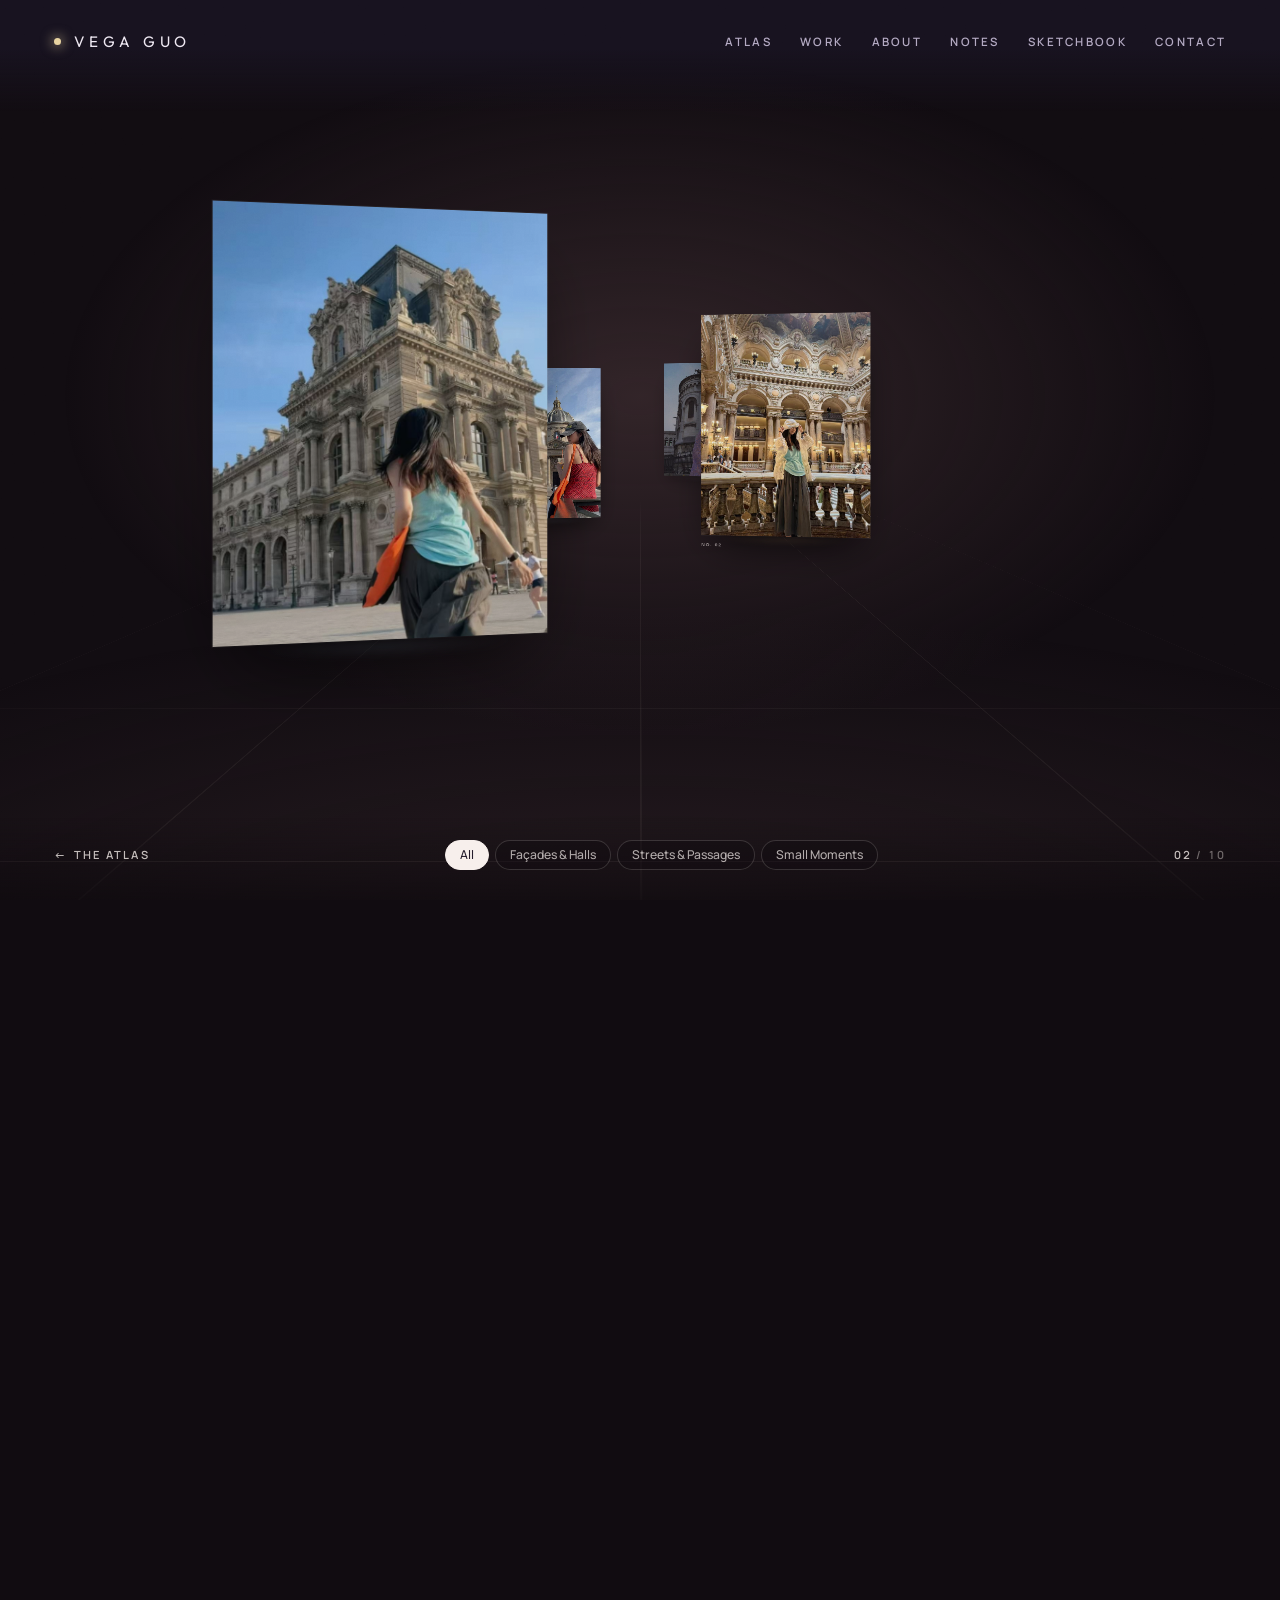
<file: memory.html>
<!DOCTYPE html>
<html lang="en" class="no-js">
<head>
  <meta charset="UTF-8">
  <meta name="viewport" content="width=device-width, initial-scale=1.0">
  <title>The Memory Room — Vega Guo</title>
  <meta name="description" content="Photographs and a journal by Vega Guo: buildings, streets, travels and small moments.">
  <meta name="theme-color" content="#120d12">
  <meta property="og:title" content="The Memory Room — Vega Guo">
  <meta property="og:description" content="Photographs by Vega Guo: buildings, streets, and small moments.">
  <meta property="og:image" content="assets/img/photos/thumbs/BLGJY.jpg">
  <link rel="icon" href="data:image/svg+xml,%3Csvg xmlns='http://www.w3.org/2000/svg' viewBox='0 0 32 32'%3E%3Crect width='32' height='32' rx='7' fill='%232e2238'/%3E%3Crect x='12' y='7' width='8' height='17' rx='1' fill='%23e8d3a0'/%3E%3Cpath d='M0 25h32v7H0z' fill='%236c5b8e'/%3E%3C/svg%3E">
  <link rel="preconnect" href="https://fonts.googleapis.com">
  <link rel="preconnect" href="https://fonts.gstatic.com" crossorigin>
  <link rel="stylesheet" href="https://fonts.googleapis.com/css2?family=Manrope:wght@400;500;600&family=Outfit:wght@200;250;300;400&display=swap">
  <link rel="preload" href="assets/data/photos.json" as="fetch" crossorigin>
  <link rel="stylesheet" href="assets/css/site.css">
  <link rel="stylesheet" href="assets/css/memory.css">
  <script>
    // mark JS early; continue the transition we arrived through
    (function (d) {
      d.className = d.className.replace("no-js", "js");
      try {
        var calm = matchMedia("(prefers-reduced-motion: reduce)").matches;
        if (calm) d.classList.add("calm");
        else if (sessionStorage.getItem("vg-scene")) d.classList.add("is-arriving");
        sessionStorage.removeItem("vg-scene");
      } catch (e) {}
    })(document.documentElement);
  </script>
  <script src="assets/js/site.js" defer></script>
  <script src="assets/js/journal.js" defer></script>
  <script src="assets/js/memory.js" defer></script>
</head>

<body class="memory-room" data-theme="night" data-world-index="3">
  <a class="skip-link" href="#prints">Skip to the photographs</a>
  <div class="veil" aria-hidden="true"></div>

  <header class="site-header">
    <a class="mark" href="index.html"><span class="mark-dot" aria-hidden="true"></span>Vega Guo</a>
    <button class="menu-toggle" type="button" aria-expanded="false" aria-controls="site-nav">Menu</button>
    <nav class="site-nav" id="site-nav" aria-label="Main">
      <ul class="nav-list">
        <li><a class="nav-link" href="atlas.html">Atlas</a></li>
        <li><a class="nav-link" href="work.html">Work</a></li>
        <li><a class="nav-link" href="about.html">About</a></li>
        <li><a class="nav-link" href="notes.html">Notes</a></li>
        <li><a class="nav-link" href="sketchbook.html">Sketchbook</a></li>
        <li><a class="nav-link" href="contact.html">Contact</a></li>
      </ul>
    </nav>
  </header>

  <!-- the room's light takes its colour from the nearest photograph -->
  <div class="room-light" aria-hidden="true"></div>

  <main id="main">
    <h1 class="visually-hidden">The Memory Room</h1>

    <!-- the room: photographs suspended at different depths; scrolling walks through them.
         Everything inside .room-space is built by memory.js from assets/data/photos.json. -->
    <div class="room">
      <div class="room-space">
        <div class="room-floor" aria-hidden="true"></div>
        <header class="room-title" aria-hidden="true">
          <p class="eyebrow scene-index">World 04</p>
          <p class="room-name">The Memory Room</p>
          <p class="room-lede">Buildings, streets and small moments, kept in photographs.</p>
          <p class="room-cue"><span></span><span class="cue-mouse">Scroll to walk in</span><span class="cue-touch">Swipe up to walk in</span></p>
        </header>
        <ol class="prints" id="prints" aria-label="Photographs"></ol>
        <div class="room-end">
          <p class="eyebrow">The far wall</p>
          <p class="room-end-line">More photographs will hang here.</p>
          <a class="room-end-link" href="atlas.html">Return to the Atlas <span aria-hidden="true">&rarr;</span></a>
        </div>
      </div>
    </div>
    <div class="walk" aria-hidden="true"></div>

    <noscript><p class="room-noscript">The Memory Room needs JavaScript to hang its photographs. <a href="atlas.html">Return to the Atlas</a></p></noscript>

    <nav class="room-bar" aria-label="Memory Room">
      <a class="room-back" href="atlas.html"><span aria-hidden="true">&larr;</span> <span class="room-back-label">The Atlas</span></a>
      <div class="collections" role="group" aria-label="Collections"></div>
      <p class="room-count" aria-live="polite"><span class="count-now">01</span><span class="count-of"> / 01</span></p>
    </nav>
  </main>

  <!-- the immersive view of one photograph -->
  <div class="viewer" role="dialog" aria-modal="true" aria-labelledby="viewer-title" hidden>
    <div class="viewer-light" aria-hidden="true"></div>
    <figure class="viewer-figure">
      <div class="viewer-frame"><img class="viewer-img" alt=""></div>
      <figcaption class="viewer-caption">
        <p class="eyebrow viewer-collection"></p>
        <h2 class="viewer-title" id="viewer-title"></h2>
        <p class="viewer-meta"></p>
        <p class="viewer-desc"></p>
      </figcaption>
    </figure>
    <div class="viewer-controls">
      <p class="viewer-count"></p>
      <button class="viewer-btn viewer-prev" type="button" aria-label="Previous photograph"><svg viewBox="0 0 18 18" aria-hidden="true"><path d="M16 9H3M8 4 3 9l5 5"/></svg></button>
      <button class="viewer-btn viewer-next" type="button" aria-label="Next photograph"><svg viewBox="0 0 18 18" aria-hidden="true"><path d="M2 9h13M10 4l5 5-5 5"/></svg></button>
      <button class="viewer-btn viewer-close" type="button" aria-label="Close and return to the room"><svg viewBox="0 0 18 18" aria-hidden="true"><path d="M4 4l10 10M14 4 4 14"/></svg></button>
    </div>
  </div>

  <!-- a journal entry, opened like a notebook; written in journal/*.md -->
  <div class="journal" role="dialog" aria-modal="true" aria-labelledby="journal-title" hidden>
    <div class="journal-backdrop" aria-hidden="true"></div>
    <article class="journal-book">
      <div class="journal-bar">
        <p class="eyebrow journal-context">Journal</p>
        <div class="journal-nav">
          <button class="viewer-btn journal-prev" type="button" aria-label="Previous entry"><svg viewBox="0 0 18 18" aria-hidden="true"><path d="M16 9H3M8 4 3 9l5 5"/></svg></button>
          <button class="viewer-btn journal-next" type="button" aria-label="Next entry"><svg viewBox="0 0 18 18" aria-hidden="true"><path d="M2 9h13M10 4l5 5-5 5"/></svg></button>
          <button class="viewer-btn journal-close" type="button" aria-label="Close the journal and return to the room"><svg viewBox="0 0 18 18" aria-hidden="true"><path d="M4 4l10 10M14 4 4 14"/></svg></button>
        </div>
      </div>
      <div class="journal-scroll" tabindex="-1"><div class="journal-page"></div></div>
    </article>
  </div>

  <div class="grain" aria-hidden="true"></div>
</body>
</html>
</file>
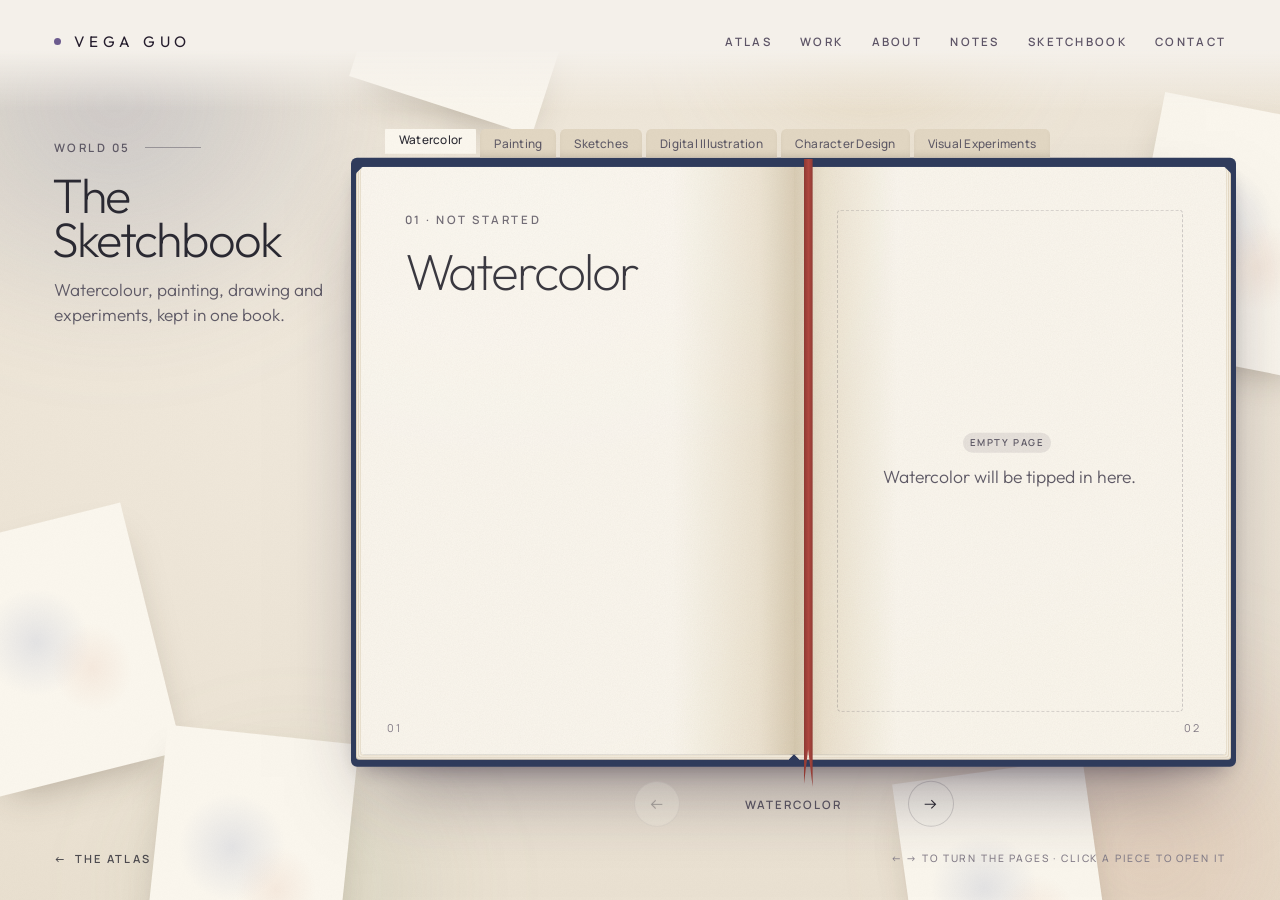
<file: sketchbook-world.html>
<!DOCTYPE html>
<html lang="en" class="no-js world-loading">
<head>
  <meta charset="UTF-8">
  <meta name="viewport" content="width=device-width, initial-scale=1.0">
  <title>The Sketchbook — Vega Guo</title>
  <meta name="description" content="Watercolour, painting, sketches, illustration and visual experiments by Vega Guo.">
  <meta name="theme-color" content="#efe7da">
  <meta property="og:title" content="The Sketchbook — Vega Guo">
  <meta property="og:description" content="Watercolour, painting, sketches, illustration and visual experiments by Vega Guo.">
  <link rel="icon" href="data:image/svg+xml,%3Csvg xmlns='http://www.w3.org/2000/svg' viewBox='0 0 32 32'%3E%3Crect width='32' height='32' rx='7' fill='%232e2238'/%3E%3Crect x='12' y='7' width='8' height='17' rx='1' fill='%23e8d3a0'/%3E%3Cpath d='M0 25h32v7H0z' fill='%236c5b8e'/%3E%3C/svg%3E">
  <link rel="preconnect" href="https://fonts.googleapis.com">
  <link rel="preconnect" href="https://fonts.gstatic.com" crossorigin>
  <link rel="stylesheet" href="https://fonts.googleapis.com/css2?family=Manrope:wght@400;500;600&family=Outfit:wght@200;250;300;400&display=swap">
  <link rel="stylesheet" href="assets/css/site.css">
  <link rel="stylesheet" href="assets/css/worlds.css">
  <link rel="stylesheet" href="assets/css/sketchbook-world.css">
  <script>
    // mark JS early; arriving from the Atlas, the world opens out of its light
    (function (d) {
      d.className = d.className.replace("no-js", "js");
      try {
        var calm = matchMedia("(prefers-reduced-motion: reduce)").matches;
        if (sessionStorage.getItem("vg-scene") && !calm) d.classList.add("from-world");
        sessionStorage.removeItem("vg-scene");
      } catch (e) {}
    })(document.documentElement);
  </script>
  <script src="assets/js/site.js" defer></script>
  <script type="module" src="assets/js/sketchbook-world.js"></script>
</head>

<body class="world world-sketchbook" data-world-index="4">
  <a class="skip-link" href="#book">Skip to the sketchbook</a>
  <div class="veil" aria-hidden="true"></div>

  <header class="site-header">
    <a class="mark" href="index.html"><span class="mark-dot" aria-hidden="true"></span>Vega Guo</a>
    <button class="menu-toggle" type="button" aria-expanded="false" aria-controls="site-nav">Menu</button>
    <nav class="site-nav" id="site-nav" aria-label="Main">
      <ul class="nav-list">
        <li><a class="nav-link" href="atlas.html">Atlas</a></li>
        <li><a class="nav-link" href="work.html">Work</a></li>
        <li><a class="nav-link" href="about.html">About</a></li>
        <li><a class="nav-link" href="notes.html">Notes</a></li>
        <li><a class="nav-link" href="sketchbook.html">Sketchbook</a></li>
        <li><a class="nav-link" href="contact.html">Contact</a></li>
      </ul>
    </nav>
  </header>

  <!-- the artist's desk: washes of colour and loose sheets (decoration only, not artwork) -->
  <div class="desk" aria-hidden="true">
    <span class="bloom b1"></span><span class="bloom b2"></span><span class="bloom b3"></span><span class="bloom b4"></span>
    <span class="loose l1"></span><span class="loose l2"></span><span class="loose l3"></span><span class="loose l4"></span><span class="loose l5"></span>
  </div>
  <div class="grain" aria-hidden="true"></div>

  <main id="main" class="world-main sketch-main">
    <section class="world-title" aria-labelledby="world-name">
      <p class="eyebrow scene-index">World 05</p>
      <h1 class="display" id="world-name">The Sketchbook</h1>
      <p class="world-lede">Watercolour, painting, drawing and experiments, kept in one book.</p>
    </section>

    <!-- the book: built by assets/js/sketchbook-world.js from assets/data/artworks.json -->
    <section class="book" id="book" aria-label="The sketchbook" tabindex="-1">
      <nav class="book-tabs" aria-label="Collections"></nav>
      <div class="spread">
        <div class="page page-left"></div>
        <div class="page page-right"></div>
        <div class="leaf" aria-hidden="true"><div class="leaf-face leaf-front"></div><div class="leaf-face leaf-back"></div></div>
      </div>
      <div class="book-controls">
        <button class="book-turn book-prev" type="button" aria-label="Previous page"><svg viewBox="0 0 18 18" aria-hidden="true"><path d="M16 9H3M8 4 3 9l5 5"/></svg></button>
        <p class="book-where" aria-live="polite"></p>
        <button class="book-turn book-next" type="button" aria-label="Next page"><svg viewBox="0 0 18 18" aria-hidden="true"><path d="M2 9h13M10 4l5 5-5 5"/></svg></button>
      </div>
    </section>

    <div class="world-bar">
      <a class="world-back" href="atlas.html"><span aria-hidden="true">&larr;</span> The Atlas</a>
      <p class="world-hint" aria-hidden="true"><span class="hint-mouse">&larr; &rarr; to turn the pages &middot; click a piece to open it</span><span class="hint-touch">Swipe to turn the pages</span></p>
    </div>

    <noscript><p class="world-noscript">The Sketchbook needs JavaScript to open. <a href="sketchbook.html">See the Sketchbook page</a> or <a href="atlas.html">return to the Atlas</a>.</p></noscript>
  </main>

  <div class="world-portal" aria-hidden="true"></div>
</body>
</html>
</file>
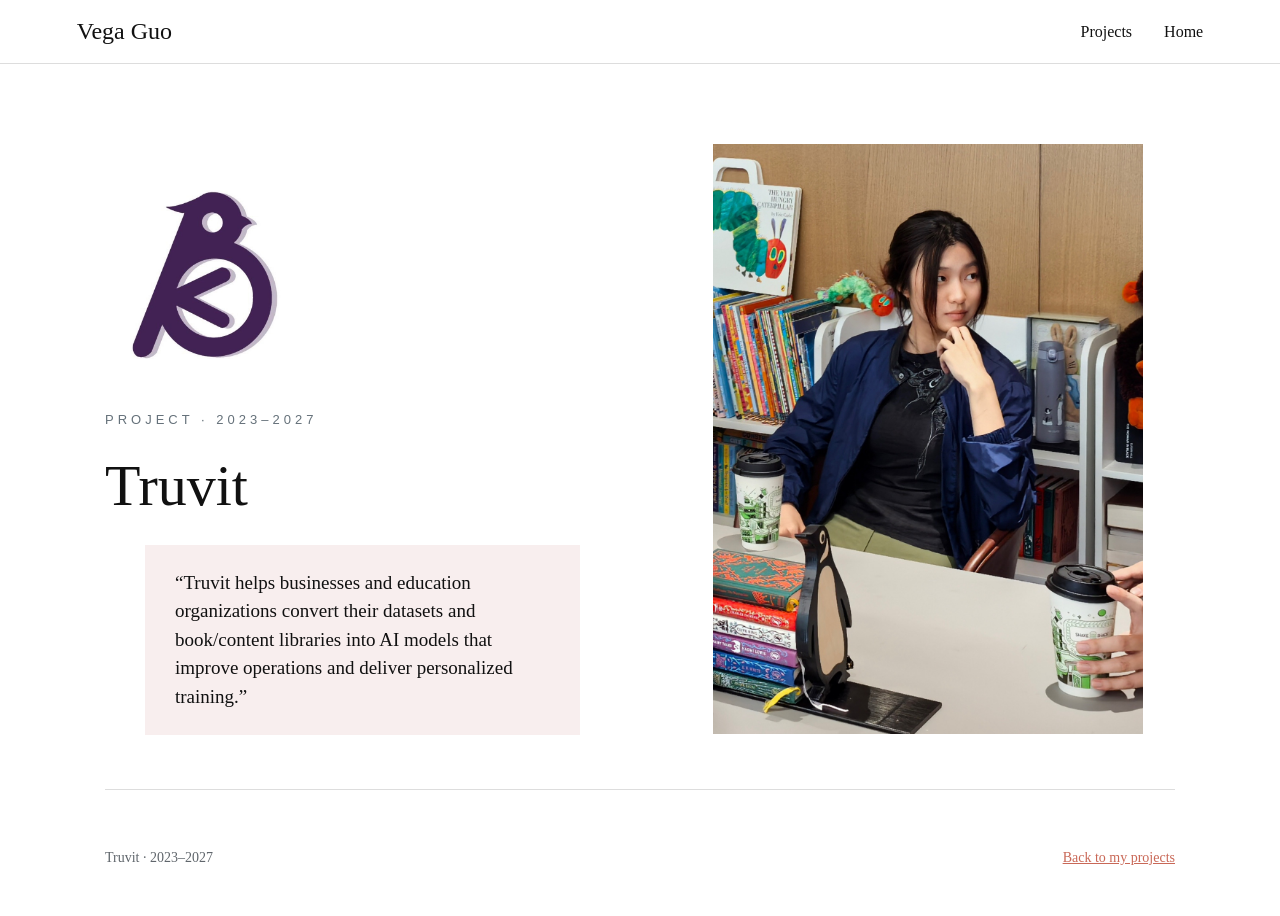
<file: truvit.html>
<!DOCTYPE html>
<html lang="en">

<head>
    <meta charset="UTF-8">
    <meta name="viewport" content="width=device-width, initial-scale=1.0">
    <meta name="description" content="A project profile for Truvit, 2023 to 2027.">
    <title>Truvit | Vega Guo</title>
    <link rel="stylesheet" href="css/styles.css">
    <link rel="stylesheet" href="css/truvit.css">
</head>

<body>
    <nav>
        <h2>Vega Guo</h2>
        <div class="links">
            <a href="index.html#projects">Projects</a>
            <a href="index.html">Home</a>
        </div>
    </nav>

    <main class="container">
        <section class="hero truvit-hero" aria-labelledby="project-title">
            <div class="hero-text">
                <img class="truvit-logo" src="Truvitlogo.jpg" alt="Truvit logo">
                <p class="welcome">Project · <time datetime="2023">2023</time>–<time datetime="2027">2027</time></p>
                <h1 id="project-title">Truvit</h1>
                <blockquote class="quote truvit-quote">
                    <p>“Truvit helps businesses and education organizations convert their datasets and book/content libraries into AI models that improve operations and deliver personalized training.”</p>
                </blockquote>
            </div>

            <div class="hero-image">
                <img src="PRHworking.jpg" alt="Vega working on Truvit">
            </div>
        </section>

    </main>

    <div class="container">
        <footer>
            <div>Truvit · 2023–2027</div>
            <div><a href="index.html#projects">Back to my projects</a></div>
        </footer>
    </div>
</body>

</html>
</file>
<file: assets/css/site.css>
/* ============================================================
   VEGA GUO — design system
   Twilight palette · Outfit (display) + Manrope (text)
============================================================ */

:root {
  /* palette */
  --night: #17121f;
  --plum: #2e2238;
  --plum-2: #3d2d4b;
  --violet: #6c5b8e;
  --violet-ink: #54456f;
  --lavender: #b8acd4;
  --lavender-soft: #ddd6ec;
  --mist: #9fb0c9;
  --paper: #f4f0ea;
  --paper-2: #ebe5ee;
  --ink: #241c2c;
  --ink-soft: #5d5466;
  --gold: #e8d3a0;

  /* type */
  --display: "Outfit", "Helvetica Neue", Arial, sans-serif;
  --text: "Manrope", "Helvetica Neue", Arial, sans-serif;

  /* rhythm */
  --gutter: clamp(20px, 4.2vw, 64px);
  --ease: cubic-bezier(.22, .61, .21, 1);
  --ease-in: cubic-bezier(.55, .06, .68, .19);
  --slow: 1.1s;

  /* page theme (light by default) */
  --bg: var(--paper);
  --fg: var(--ink);
  --fg-soft: var(--ink-soft);
  --accent: var(--violet-ink);
  --rule: rgba(36, 28, 44, .14);
}

body.work { --bg: #1a1625; }

[data-theme="night"] {
  --bg: var(--night);
  --fg: #efe9f3;
  --fg-soft: #b3a9c2;
  --accent: var(--gold);
  --rule: rgba(239, 233, 243, .14);
}

*, *::before, *::after { box-sizing: border-box; }

html {
  -webkit-text-size-adjust: 100%;
  text-size-adjust: 100%;
}

body {
  margin: 0;
  min-height: 100vh;
  background: var(--bg);
  color: var(--fg);
  font-family: var(--text);
  font-size: 1rem;
  line-height: 1.65;
  -webkit-font-smoothing: antialiased;
  -moz-osx-font-smoothing: grayscale;
  overflow-x: hidden;
}

img { display: block; max-width: 100%; height: auto; }

a { color: inherit; text-decoration: none; }

::selection { background: var(--lavender); color: var(--ink); }

:focus-visible {
  outline: 1.5px solid var(--gold);
  outline-offset: 4px;
  border-radius: 2px;
}
body:not([data-theme="night"]) :focus-visible { outline-color: var(--violet); }

.visually-hidden {
  position: absolute !important;
  width: 1px; height: 1px;
  overflow: hidden;
  clip: rect(0 0 0 0);
  white-space: nowrap;
}

.skip-link {
  position: fixed;
  top: 12px; left: 12px;
  z-index: 100;
  padding: .6em 1em;
  background: var(--paper);
  color: var(--ink);
  font-size: .85rem;
  transform: translateY(-160%);
  transition: transform .2s var(--ease);
}
.skip-link:focus { transform: none; }

/* film grain — one static texture shared by every page */
.grain {
  position: fixed;
  inset: 0;
  z-index: 60;
  pointer-events: none;
  opacity: .07;
  mix-blend-mode: overlay;
  background-image: url("data:image/svg+xml,%3Csvg xmlns='http://www.w3.org/2000/svg' width='180' height='180'%3E%3Cfilter id='n'%3E%3CfeTurbulence type='fractalNoise' baseFrequency='.9' numOctaves='2' stitchTiles='stitch'/%3E%3CfeColorMatrix values='0 0 0 0 .5 0 0 0 0 .5 0 0 0 0 .5 0 0 0 1 0'/%3E%3C/filter%3E%3Crect width='100%25' height='100%25' filter='url(%23n)'/%3E%3C/svg%3E");
}
body:not([data-theme="night"]) .grain { opacity: .05; mix-blend-mode: multiply; }

/* ============================================================
   TYPE
============================================================ */

.eyebrow {
  font-family: var(--text);
  font-size: .72rem;
  font-weight: 600;
  letter-spacing: .22em;
  text-transform: uppercase;
  color: var(--fg-soft);
}

.display {
  font-family: var(--display);
  font-weight: 250;
  line-height: .92;
  letter-spacing: -.035em;
  margin: 0;
}

.lede {
  font-family: var(--display);
  font-weight: 300;
  font-size: clamp(1.35rem, 2.3vw, 2rem);
  line-height: 1.3;
  letter-spacing: -.01em;
  margin: 0;
}

/* ============================================================
   HEADER / NAVIGATION
============================================================ */

.site-header {
  position: fixed;
  top: 0; left: 0; right: 0;
  z-index: 40;
  display: flex;
  align-items: center;
  justify-content: space-between;
  padding: 26px var(--gutter);
  pointer-events: none;
}
.site-header > * { pointer-events: auto; }
body:not(.home) .site-header::before {
  /* the page fades beneath the header as it scrolls */
  content: "";
  position: absolute;
  inset: 0 0 -28px 0;
  z-index: -1;
  background: linear-gradient(var(--bg) 45%, transparent);
  pointer-events: none;
}

.mark {
  font-family: var(--display);
  font-weight: 400;
  font-size: .95rem;
  letter-spacing: .32em;
  text-transform: uppercase;
  color: var(--fg);
  display: inline-flex;
  align-items: center;
  gap: .9em;
}
.mark-dot {
  width: 7px; height: 7px;
  border-radius: 50%;
  background: var(--gold);
  box-shadow: 0 0 12px 2px rgba(232, 211, 160, .55);
}
body:not([data-theme="night"]) .mark-dot { background: var(--violet); box-shadow: none; }

.nav-list {
  display: flex;
  gap: clamp(16px, 2.2vw, 34px);
  list-style: none;
  margin: 0;
  padding: 0;
}

.nav-link {
  position: relative;
  display: inline-block;
  padding: 6px 0;
  font-size: .72rem;
  font-weight: 600;
  letter-spacing: .2em;
  text-transform: uppercase;
  color: var(--fg-soft);
  transition: color .35s var(--ease);
}
.nav-link::after {
  content: "";
  position: absolute;
  left: 0; right: 0; bottom: 0;
  height: 1px;
  background: currentColor;
  transform: scaleX(0);
  transform-origin: right;
  transition: transform .45s var(--ease);
}
.nav-link:hover, .nav-link[aria-current="page"] { color: var(--fg); }
.nav-link:hover::after { transform: scaleX(1); transform-origin: left; }
.nav-link[aria-current="page"]::before {
  content: "";
  position: absolute;
  left: 50%; top: -6px;
  width: 4px; height: 4px;
  margin-left: -2px;
  border-radius: 50%;
  background: var(--accent);
}

.menu-toggle {
  display: none;
  background: none;
  border: 0;
  padding: 8px 0;
  color: var(--fg);
  font: 600 .72rem/1 var(--text);
  letter-spacing: .2em;
  text-transform: uppercase;
  cursor: pointer;
}

@media (max-width: 860px) {
  .menu-toggle { display: inline-block; }
  .site-nav {
    position: fixed;
    inset: 0;
    z-index: -1;
    display: flex;
    align-items: flex-end;
    padding: 0 var(--gutter) 12vh;
    background: var(--night);
    opacity: 0;
    visibility: hidden;
    transition: opacity .45s var(--ease), visibility 0s .45s;
  }
  .nav-open .site-nav {
    opacity: 1;
    visibility: visible;
    transition: opacity .45s var(--ease);
  }
  .nav-open .mark, .nav-open .menu-toggle { color: #efe9f3; }
  .nav-list { flex-direction: column; gap: 4px; }
  .nav-link {
    font-family: var(--display);
    font-weight: 250;
    font-size: clamp(2.2rem, 11vw, 3.4rem);
    letter-spacing: -.02em;
    text-transform: none;
    color: #b3a9c2;
    padding: 2px 0;
  }
  .nav-link:hover, .nav-link[aria-current="page"] { color: #efe9f3; }
  .nav-link::after { display: none; }
  .nav-link[aria-current="page"]::before {
    left: auto; right: -18px; top: 50%;
    margin: -3px 0 0;
    width: 6px; height: 6px;
    background: var(--gold);
  }
  .nav-list li {
    opacity: 0;
    transform: translateY(14px);
    transition: opacity .5s var(--ease), transform .6s var(--ease);
  }
  .nav-open .nav-list li { opacity: 1; transform: none; }
  .nav-open .nav-list li:nth-child(2) { transition-delay: .04s; }
  .nav-open .nav-list li:nth-child(3) { transition-delay: .08s; }
  .nav-open .nav-list li:nth-child(4) { transition-delay: .12s; }
  .nav-open .nav-list li:nth-child(5) { transition-delay: .16s; }
  .nav-open .nav-list li:nth-child(6) { transition-delay: .2s; }
  .nav-open { overflow: hidden; }
}

/* ============================================================
   SCENE TRANSITION VEIL
============================================================ */

.veil {
  position: fixed;
  inset: 0;
  z-index: 90;
  pointer-events: none;
  background: var(--plum);
  transform: scaleY(0);
  transform-origin: bottom;
}
.veil::after {
  /* a thin horizon of light at the leading edge */
  content: "";
  position: absolute;
  left: 0; right: 0; top: 0;
  height: 1px;
  background: linear-gradient(90deg, transparent, var(--gold) 50%, transparent);
  opacity: .6;
}
.is-leaving .veil {
  transform: scaleY(1);
  transition: transform .5s var(--ease-in);
}
.is-arriving .veil { transform: scaleY(1); transform-origin: top; }
.is-arrived .veil {
  transform: scaleY(0);
  transform-origin: top;
  transition: transform .7s var(--ease);
}
.is-arrived .veil::after { top: auto; bottom: 0; }

/* ============================================================
   PAGE SHELL (inner pages)
============================================================ */

main { display: block; }

.page {
  padding: clamp(120px, 18vh, 200px) var(--gutter) 0;
}

.page-head {
  display: grid;
  grid-template-columns: minmax(0, 1fr);
  gap: 28px;
  max-width: 1400px;
  margin: 0 auto clamp(64px, 12vh, 140px);
}
.page-head .display {
  font-size: clamp(3.4rem, 11vw, 10.5rem);
}
.page-head .lede { max-width: 30ch; color: var(--fg-soft); }

.scene-index {
  display: flex;
  gap: 1.2em;
  align-items: center;
}
.scene-index::after {
  content: "";
  width: 56px; height: 1px;
  background: currentColor;
  opacity: .5;
}

/* reveal on scroll */
.reveal {
  opacity: 0;
  transform: translateY(28px);
  transition: opacity 1s var(--ease), transform 1.2s var(--ease);
}
.reveal.is-visible { opacity: 1; transform: none; }
.no-js .reveal { opacity: 1; transform: none; }

/* page entrance for headings */
.page-head > * {
  animation: rise 1.1s var(--ease) both;
}
.page-head > *:nth-child(2) { animation-delay: .08s; }
.page-head > *:nth-child(3) { animation-delay: .18s; }

@keyframes rise {
  from { opacity: 0; transform: translateY(24px); }
  to   { opacity: 1; transform: none; }
}

/* ============================================================
   NEXT SCENE (end of every inner page)
============================================================ */

.next-scene {
  max-width: 1400px;
  margin: clamp(120px, 20vh, 220px) auto 0;
  padding: 0 0 40px;
  border-top: 1px solid var(--rule);
}
.next-scene > a {
  display: flex;
  justify-content: space-between;
  align-items: flex-end;
  gap: 24px;
  padding: 40px 0 28px;
}
.next-scene .display {
  font-size: clamp(2.8rem, 9vw, 8rem);
  transition: transform .8s var(--ease), color .5s var(--ease);
}
.next-scene .arrow {
  font-family: var(--display);
  font-weight: 200;
  font-size: clamp(2rem, 5vw, 4.5rem);
  line-height: 1;
  transition: transform .8s var(--ease);
}
.next-scene > a:hover .display { transform: translateX(14px); color: var(--accent); }
.next-scene > a:hover .arrow { transform: translateX(-10px); }

.colophon {
  display: flex;
  justify-content: space-between;
  gap: 16px;
  flex-wrap: wrap;
  font-size: .75rem;
  color: var(--fg-soft);
  letter-spacing: .04em;
}

/* ============================================================
   REDUCED MOTION
============================================================ */

@media (prefers-reduced-motion: reduce) {
  *, *::before, *::after {
    animation-duration: .001ms !important;
    animation-iteration-count: 1 !important;
    animation-delay: 0s !important;
    transition-duration: .001ms !important;
    transition-delay: 0s !important;
  }
  .reveal { opacity: 1; transform: none; }
  .veil { display: none; }
}
</file>
<file: assets/css/memory.css>
/* ============================================================
   THE MEMORY ROOM — photographs suspended in a dark room
   The page scrolls, but nothing moves up: scrolling walks the
   viewer forward, past photographs hung at different depths.
============================================================ */

@property --tone {
  syntax: "<color>";
  inherits: true;
  initial-value: #3a2a2e;
}

.memory-room {
  --tone: #3a2a2e;
  --depth: 1000px;
  background: #110c11;
  transition: --tone 1.6s var(--ease);
}

/* the light in the room: it comes from the photograph you're nearest */
.room-light {
  position: fixed;
  inset: 0;
  pointer-events: none;
  background:
    radial-gradient(60% 50% at 50% 44%, color-mix(in srgb, var(--tone) 80%, transparent), transparent 75%),
    radial-gradient(120% 60% at 50% 110%, color-mix(in srgb, var(--tone) 55%, transparent), transparent 70%);
}

/* ------------------------------------------------------------ the room */

.room {
  position: fixed;
  inset: 0;
  overflow: hidden;
  perspective: var(--depth);
  perspective-origin: 50% 46%;
}
.room-space {
  position: absolute;
  inset: 0;
  transform-style: preserve-3d;
  will-change: transform;
}
.walk { height: 400vh; }   /* memory.js sets the real length */

.room-floor {
  position: absolute;
  left: 50%;
  top: 50%;
  width: 5000px;
  height: var(--floor-len, 20000px);
  margin-left: -2500px;
  transform-origin: 50% 0;
  transform: translate3d(0, 44vh, 600px) rotateX(-90deg);
  background:
    repeating-linear-gradient(0deg, rgba(255, 236, 220, .09) 0 2px, transparent 2px 500px),
    repeating-linear-gradient(90deg, rgba(255, 236, 220, .05) 0 2px, transparent 2px 500px);
  -webkit-mask-image: linear-gradient(90deg, transparent 20%, #000 42%, #000 58%, transparent 80%);
  mask-image: linear-gradient(90deg, transparent 20%, #000 42%, #000 58%, transparent 80%);
  pointer-events: none;
}

/* the entrance: words hung in the room like everything else */
.room-title {
  position: absolute;
  left: 50%;
  top: 50%;
  width: min(44rem, 84vw);
  transform: translate(-50%, -54%) translateZ(-120px);
  text-align: center;
  transition: opacity .4s linear;
}
.room-name {
  margin: 20px 0 0;
  font-family: var(--display);
  font-weight: 200;
  font-size: clamp(3.2rem, 9vw, 8.4rem);
  line-height: .9;
  letter-spacing: -.045em;
  color: #f7efec;
}
.room-lede {
  margin: 24px auto 0;
  max-width: 26ch;
  font-family: var(--display);
  font-weight: 300;
  font-size: clamp(1.05rem, 1.5vw, 1.3rem);
  line-height: 1.4;
  color: rgba(247, 239, 236, .72);
}
.room-title .scene-index { justify-content: center; color: rgba(247, 239, 236, .62); }
.room-title .scene-index::before {
  content: "";
  width: 56px; height: 1px;
  background: currentColor;
  opacity: .5;
}
.room-cue {
  display: inline-flex;
  align-items: center;
  gap: 12px;
  margin: 46px 0 0;
  font-size: .66rem;
  font-weight: 600;
  letter-spacing: .2em;
  text-transform: uppercase;
  color: rgba(247, 239, 236, .5);
}
.room-cue > span:first-child {
  width: 1px; height: 34px;
  background: linear-gradient(currentColor, transparent);
  animation: cue 2.4s var(--ease) infinite;
  transform-origin: top;
}
@keyframes cue { 0% { transform: scaleY(0); } 50% { transform: scaleY(1); } 100% { transform: scaleY(1); opacity: 0; } }
.cue-touch { display: none; }
@media (hover: none), (pointer: coarse) {
  .cue-mouse { display: none; }
  .cue-touch { display: inline; }
}

/* ------------------------------------------------------------ the photographs */

.prints { position: absolute; inset: 0; margin: 0; padding: 0; list-style: none; transform-style: preserve-3d; }
.print-item {
  position: absolute;
  left: 50%;
  top: 50%;
  width: var(--w);
  transform-style: preserve-3d;
}
.print {
  display: block;
  width: 100%;
  padding: 0;
  border: 0;
  background: none;
  cursor: zoom-in;
  color: inherit;
  transform: translateZ(0);
  transition: transform .9s var(--ease);
}
.print img {
  display: block;
  width: 100%;
  height: auto;
  aspect-ratio: var(--ratio);
  object-fit: cover;
  background: color-mix(in srgb, var(--tone-of, #3a2a2e) 70%, #000);
  box-shadow: 0 40px 80px -30px rgba(0, 0, 0, .85), 0 0 0 1px rgba(255, 240, 230, .06);
  transition: filter .9s var(--ease), box-shadow .9s var(--ease);
  filter: saturate(.92) brightness(.92);
}
.print::after {
  /* light catching the print's lower edge, like a soft reflection on the floor */
  content: "";
  position: absolute;
  left: 8%; right: 8%;
  bottom: -26px;
  height: 22px;
  background: radial-gradient(50% 50% at 50% 0, color-mix(in srgb, var(--tone-of, #3a2a2e) 60%, transparent), transparent);
  opacity: .6;
  filter: blur(6px);
}
.print:hover,
.print:focus-visible { transform: translateZ(70px); }
.print:hover img,
.print:focus-visible img { filter: none; box-shadow: 0 60px 100px -30px rgba(0, 0, 0, .9), 0 0 0 1px rgba(255, 240, 230, .14); }
.print:focus-visible { outline: none; }
.print:focus-visible img { outline: 1.5px solid var(--gold); outline-offset: 6px; }
.print-label {
  position: absolute;
  left: 0;
  top: calc(100% + 14px);
  font-size: .62rem;
  font-weight: 600;
  letter-spacing: .2em;
  text-transform: uppercase;
  color: rgba(247, 239, 236, .55);
  white-space: nowrap;
  opacity: 0;
  transition: opacity .6s var(--ease);
}
.print:hover .print-label,
.print:focus-visible .print-label,
.print-item.is-near .print-label { opacity: 1; }

/* a photograph that didn't load says so, plainly */
.print.is-missing img { visibility: hidden; }
.print.is-missing {
  aspect-ratio: var(--ratio);
  border: 1px dashed rgba(247, 239, 236, .3);
  display: grid;
  place-items: center;
  cursor: default;
}
.print-missing {
  position: absolute;
  padding: 16px;
  font-size: .72rem;
  line-height: 1.5;
  color: rgba(247, 239, 236, .6);
  text-align: center;
}

/* the far wall */
.room-end {
  position: absolute;
  left: 50%;
  top: 50%;
  width: min(30rem, 80vw);
  text-align: center;
  transform-style: preserve-3d;
}
.room-end .eyebrow { color: rgba(247, 239, 236, .55); }
.room-end-line {
  margin: 18px 0 30px;
  font-family: var(--display);
  font-weight: 250;
  font-size: clamp(1.8rem, 4vw, 3.2rem);
  line-height: 1.05;
  letter-spacing: -.03em;
  color: #f7efec;
}
.room-end-link {
  display: inline-block;
  padding: 14px 26px;
  border: 1px solid rgba(247, 239, 236, .35);
  border-radius: 999px;
  font-size: .72rem;
  font-weight: 600;
  letter-spacing: .2em;
  text-transform: uppercase;
  color: #f7efec;
  transition: background .4s var(--ease), color .4s var(--ease);
}
.room-end-link:hover { background: #f7efec; color: var(--ink); }

/* ------------------------------------------------------------ the bar along the bottom */

.room-bar {
  position: fixed;
  z-index: 30;
  left: 0; right: 0; bottom: 0;
  display: flex;
  align-items: center;
  justify-content: space-between;
  gap: 24px;
  padding: 22px var(--gutter) clamp(18px, 3.5vh, 30px);
  background: linear-gradient(transparent, rgba(12, 8, 12, .7));
}
.room-back,
.room-count {
  flex: 0 0 auto;
  margin: 0;
  font-size: .7rem;
  font-weight: 600;
  letter-spacing: .2em;
  text-transform: uppercase;
  color: rgba(247, 239, 236, .78);
}
.room-back { display: inline-flex; gap: .6em; padding: 6px 0; transition: color .3s var(--ease); }
.room-back:hover { color: #fff; }
.room-count { font-variant-numeric: tabular-nums; }
.count-of { color: rgba(247, 239, 236, .4); }

.collections {
  display: flex;
  gap: 6px;
  overflow-x: auto;
  scrollbar-width: none;
}
.collections::-webkit-scrollbar { display: none; }
.chip {
  flex: 0 0 auto;
  padding: 8px 14px;
  border: 1px solid rgba(247, 239, 236, .16);
  border-radius: 999px;
  background: rgba(17, 12, 17, .4);
  color: rgba(247, 239, 236, .7);
  font: 500 .76rem/1 var(--text);
  cursor: pointer;
  transition: border-color .4s var(--ease), color .4s var(--ease), background .4s var(--ease);
}
.chip:hover { color: #fff; border-color: rgba(247, 239, 236, .4); }
.chip[aria-pressed="true"] { background: #f7efec; border-color: #f7efec; color: var(--ink); }

/* ------------------------------------------------------------ the viewer */

.viewer {
  position: fixed;
  inset: 0;
  z-index: 70;
  display: grid;
  grid-template-rows: 1fr auto;
  background: #0d090d;
  color: #f7efec;
}
.viewer[hidden] { display: none; }
.viewer-light {
  position: absolute;
  inset: 0;
  background: radial-gradient(60% 60% at 40% 45%, color-mix(in srgb, var(--tone) 70%, transparent), transparent 75%);
  opacity: .85;
  transition: --tone 1.2s var(--ease);
}
.viewer-figure {
  position: relative;
  margin: 0;
  display: grid;
  grid-template-columns: minmax(0, 1fr) minmax(16rem, 22rem);
  align-items: end;
  gap: clamp(24px, 4vw, 64px);
  padding: clamp(80px, 11vh, 110px) var(--gutter) 0;
  min-height: 0;
}
.viewer-frame {
  position: relative;
  height: 100%;
  min-height: 0;
  display: grid;
  place-items: center;
}
.viewer-img {
  max-width: 100%;
  max-height: calc(100vh - 190px);
  max-height: calc(100svh - 190px);
  width: auto;
  height: auto;
  object-fit: contain;
  box-shadow: 0 50px 120px -40px rgba(0, 0, 0, .9);
  transition: opacity .5s var(--ease), transform .7s var(--ease);
}
.viewer-img.is-swapping { opacity: 0; transform: translateX(var(--swap, 0)); }
.viewer-caption { padding-bottom: 8px; }
.viewer-collection { margin: 0; color: rgba(247, 239, 236, .62); }
.viewer-title {
  margin: 14px 0 0;
  font-family: var(--display);
  font-weight: 250;
  font-size: clamp(1.8rem, 3vw, 2.8rem);
  line-height: 1.05;
  letter-spacing: -.03em;
}
.viewer-meta { margin: 10px 0 0; font-size: .86rem; color: rgba(247, 239, 236, .66); }
.viewer-meta:empty { display: none; }
.viewer-desc { margin: 18px 0 0; max-width: 36ch; font-size: .92rem; line-height: 1.6; color: rgba(247, 239, 236, .82); }
.viewer-desc:empty { display: none; }

.viewer-controls {
  position: relative;
  display: flex;
  align-items: center;
  justify-content: flex-end;
  gap: 10px;
  padding: 18px var(--gutter) clamp(18px, 3.5vh, 30px);
}
.viewer-count {
  margin: 0 auto 0 0;
  font-size: .7rem;
  font-weight: 600;
  letter-spacing: .2em;
  text-transform: uppercase;
  color: rgba(247, 239, 236, .6);
  font-variant-numeric: tabular-nums;
}
.viewer-btn {
  width: 52px; height: 52px;
  display: grid;
  place-items: center;
  border: 1px solid rgba(247, 239, 236, .3);
  border-radius: 50%;
  background: none;
  color: #f7efec;
  cursor: pointer;
  transition: background .35s var(--ease), color .35s var(--ease), border-color .35s var(--ease);
}
.viewer-btn svg { width: 16px; height: 16px; }
.viewer-btn path { stroke: currentColor; stroke-width: 1.3; fill: none; }
.viewer-btn:hover { background: #f7efec; color: var(--ink); border-color: #f7efec; }
.viewer-btn[disabled] { opacity: .3; pointer-events: none; }
.viewer-close { margin-left: 14px; }

/* the flight from the print to the full view */
.viewer-ghost {
  position: fixed;
  z-index: 75;
  pointer-events: none;
  object-fit: cover;
  box-shadow: 0 50px 120px -40px rgba(0, 0, 0, .9);
}
.viewer.is-opening .viewer-img,
.viewer.is-opening .viewer-caption,
.viewer.is-opening .viewer-controls { opacity: 0; }
.viewer-caption, .viewer-controls { transition: opacity .6s var(--ease) .1s; }

body.viewing { overflow: hidden; }
.viewing .room-bar, .viewing .site-header { visibility: hidden; }

/* ------------------------------------------------------------ small screens */

@media (max-width: 760px) {
  .memory-room { --depth: 700px; }
  .room-bar { flex-wrap: wrap; gap: 12px 16px; padding-top: 40px; }
  .collections { order: 3; flex: 1 0 100%; margin: 0 calc(var(--gutter) * -1); padding: 0 var(--gutter); }
  .viewer-figure { grid-template-columns: 1fr; grid-template-rows: minmax(0, 1fr) auto; align-items: center; gap: 18px; padding-top: 74px; }
  .viewer-img { max-height: calc(100svh - 300px); }
  .viewer-title { font-size: 1.6rem; margin-top: 8px; }
  .viewer-desc { display: none; }
  .viewer-btn { width: 46px; height: 46px; }
}

/* ------------------------------------------------------------ calm: reduced motion, a still gallery */

.calm .room,
.calm .room-space { position: static; perspective: none; transform: none !important; }
.calm .walk, .calm .room-floor, .calm .room-cue { display: none; }
.calm .prints { position: static; }
.calm .room-title { position: static; transform: none; margin: clamp(130px, 20vh, 200px) auto 64px; }
.calm .prints {
  columns: 3 18rem;
  column-gap: clamp(16px, 2.5vw, 36px);
  padding: 0 var(--gutter);
  max-width: 1400px;
  margin: 0 auto;
}
.calm .print-item { position: static; width: auto; transform: none !important; opacity: 1 !important; visibility: visible !important; break-inside: avoid; margin-bottom: 56px; }
.calm .print-label { position: static; display: block; margin-top: 12px; opacity: 1; }
.calm .print:hover, .calm .print:focus-visible { transform: none; }
.calm .room-end { position: static; transform: none !important; margin: 40px auto 180px; }
.calm .room-bar { background: rgba(12, 8, 12, .9); }

.room-noscript { position: relative; z-index: 5; padding: 30vh var(--gutter) 0; text-align: center; }

/* ============================================================
   THE JOURNAL — notebooks among the photographs
============================================================ */

/* a small bound notebook, hung like the prints */
.notebook-card {
  position: relative;
  display: grid;
  align-content: start;
  gap: 8px;
  aspect-ratio: 3 / 4;
  padding: 14% 12% 12% 16%;
  background:
    linear-gradient(90deg, rgba(60, 40, 30, .16) 0, rgba(60, 40, 30, 0) 9%),
    repeating-linear-gradient(180deg, transparent 0 26px, rgba(120, 95, 80, .12) 26px 27px),
    #f2e9da;
  color: #3a2c26;
  text-align: left;
  border-radius: 2px 6px 6px 2px;
  box-shadow: 0 40px 80px -30px rgba(0, 0, 0, .85), inset 0 0 0 1px rgba(80, 60, 45, .08);
}
.notebook-card::before {
  /* the binding, and a ribbon marker */
  content: "";
  position: absolute;
  left: 0; top: 0; bottom: 0;
  width: 7%;
  background: linear-gradient(90deg, #6b4632, #8a5d43);
  border-radius: 2px 0 0 2px;
}
.notebook-card::after {
  content: "";
  position: absolute;
  right: 18%; top: -6px;
  width: 9px; height: 26%;
  background: #a8433b;
  clip-path: polygon(0 0, 100% 0, 100% 100%, 50% 86%, 0 100%);
}
.notebook-cover {
  width: 100%;
  aspect-ratio: 4 / 3;
  object-fit: cover;
  box-shadow: 0 6px 14px -8px rgba(40, 25, 15, .6);
  transform: rotate(-1.5deg);
  margin-bottom: 6px;
}
.notebook-kicker { font-size: .58rem; font-weight: 600; letter-spacing: .18em; text-transform: uppercase; color: #8a6e5c; }
.notebook-title { font-family: var(--display); font-weight: 300; font-size: clamp(1rem, 1.5vw, 1.35rem); line-height: 1.15; letter-spacing: -.01em; }
.notebook-place { font-size: .72rem; color: #8a6e5c; }
.journal-item .print { cursor: pointer; }

/* ------------------------------------------------------------ the opened notebook */

.journal {
  position: fixed;
  inset: 0;
  z-index: 72;
  display: grid;
  place-items: center;
  padding: clamp(12px, 3vh, 34px);
}
.journal[hidden] { display: none; }
.journal-backdrop {
  position: absolute;
  inset: 0;
  background: radial-gradient(70% 70% at 50% 45%, color-mix(in srgb, var(--tone) 55%, rgba(10, 6, 8, .82)), rgba(10, 6, 8, .94));
  transition: opacity .7s var(--ease);
}
.journal-book {
  position: relative;
  width: min(48rem, 100%);
  max-height: 100%;
  display: grid;
  grid-template-rows: auto minmax(0, 1fr);
  background:
    linear-gradient(90deg, rgba(90, 60, 40, .1) 0, rgba(90, 60, 40, 0) 2.5%),
    url("data:image/svg+xml,%3Csvg xmlns='http://www.w3.org/2000/svg' width='160' height='160'%3E%3Cfilter id='p'%3E%3CfeTurbulence type='fractalNoise' baseFrequency='.8' numOctaves='3' stitchTiles='stitch'/%3E%3CfeColorMatrix values='0 0 0 0 .45 0 0 0 0 .38 0 0 0 0 .3 0 0 0 .07 0'/%3E%3C/filter%3E%3Crect width='100%25' height='100%25' filter='url(%23p)'/%3E%3C/svg%3E"),
    #f5eee2;
  color: #2f2622;
  border-radius: 3px 8px 8px 3px;
  box-shadow: 0 60px 120px -40px rgba(0, 0, 0, .9), -8px 0 0 -2px #e9dfcf, -14px 0 0 -4px #ddd1bf;
  transform-origin: 50% 60%;
  transition: transform .9s var(--ease), opacity .7s var(--ease);
}
.journal.is-opening .journal-book { transform: translateY(40px) rotateX(10deg) scale(.96); opacity: 0; }
.journal.is-opening .journal-backdrop { opacity: 0; }
.journal-bar {
  display: flex;
  align-items: center;
  justify-content: space-between;
  gap: 12px;
  padding: 14px clamp(18px, 4vw, 40px);
  border-bottom: 1px solid rgba(80, 60, 45, .14);
}
.journal-context { margin: 0; color: #8a6e5c; }
.journal-nav { display: flex; gap: 8px; }
.journal .viewer-btn { width: 42px; height: 42px; border-color: rgba(60, 45, 35, .25); color: #2f2622; }
.journal .viewer-btn:hover { background: #2f2622; color: #f5eee2; border-color: #2f2622; }
.journal-scroll { overflow-y: auto; overscroll-behavior: contain; outline: none; }
.journal-page {
  padding: clamp(24px, 5vh, 48px) clamp(20px, 7vw, 76px) 72px;
  transition: transform .45s var(--ease), opacity .3s var(--ease);
}
.journal-page.turn-out-next { transform: translateX(-28px) rotateY(4deg); opacity: 0; }
.journal-page.turn-out-prev { transform: translateX(28px) rotateY(-4deg); opacity: 0; }
.journal-page.turn-in-next { transform: translateX(28px); opacity: 0; transition: none; }
.journal-page.turn-in-prev { transform: translateX(-28px); opacity: 0; transition: none; }

.j-cover { margin: 0 0 30px; }
.j-cover img { width: 100%; max-height: 46vh; object-fit: cover; box-shadow: 0 18px 34px -20px rgba(40, 25, 15, .6); }
.j-kicker { margin: 0; color: #8a6e5c; }
.j-title {
  margin: 12px 0 0;
  font-family: var(--display);
  font-weight: 250;
  font-size: clamp(2.2rem, 5vw, 3.6rem);
  line-height: 1;
  letter-spacing: -.035em;
}
.j-draft { display: inline-block; margin: 14px 0 0; padding: 4px 10px; border: 1px dashed #a8433b; border-radius: 999px; font-size: .66rem; font-weight: 600; letter-spacing: .14em; text-transform: uppercase; color: #a8433b; }
.j-text { margin-top: 30px; font-size: 1.05rem; line-height: 1.8; }
.j-text p { margin: 0 0 1.15em; max-width: 60ch; }
.j-text > p:first-child::first-letter {
  float: left;
  margin: .08em .1em 0 0;
  font-family: var(--display);
  font-weight: 200;
  font-size: 3.6em;
  line-height: .8;
  color: #6b4632;
}
.j-text h3, .j-text h4, .j-text h5 { margin: 1.8em 0 .6em; font-family: var(--display); font-weight: 400; font-size: 1.3rem; }
.j-text blockquote { margin: 1.4em 0; padding-left: 18px; border-left: 2px solid #a8433b; font-family: var(--display); font-weight: 300; font-size: 1.3rem; line-height: 1.45; }
.j-text a { text-decoration: underline; text-underline-offset: 3px; text-decoration-color: rgba(168, 67, 59, .5); }
.j-text hr { border: 0; text-align: center; margin: 2em 0; }
.j-text hr::after { content: "· · ·"; letter-spacing: .6em; color: #8a6e5c; }
.j-figure { margin: 1.8em 0; }
.j-figure img { width: 100%; box-shadow: 0 16px 30px -18px rgba(40, 25, 15, .6); }
.j-figure figcaption { margin-top: 8px; font-size: .78rem; color: #8a6e5c; }
.j-pair { display: grid; grid-template-columns: 1fr 1fr; gap: 14px; margin: 1.8em 0; }
.j-pair .j-figure { margin: 0; }
.j-pair .j-figure img { aspect-ratio: 3 / 4; object-fit: cover; }
.j-missing { font-size: .82rem; color: #a8433b; }
.j-contact { display: grid; grid-template-columns: repeat(auto-fill, minmax(120px, 1fr)); gap: 12px; margin: 30px 0 0; }
.j-contact figure { margin: 0; padding: 6px 6px 18px; background: #fff; box-shadow: 0 8px 16px -10px rgba(40, 25, 15, .5); transform: rotate(-1deg); }
.j-contact figure:nth-child(even) { transform: rotate(1.2deg); }
.j-contact img { width: 100%; aspect-ratio: 1; object-fit: cover; }
.j-tags { display: flex; flex-wrap: wrap; gap: 6px; margin: 28px 0 0; }
.j-tags span { padding: 4px 10px; border-radius: 999px; background: rgba(80, 60, 45, .08); font-size: .74rem; color: #6b5548; }
.j-related { margin: 30px 0 0; }
.j-collection { padding: 12px 20px; border: 1px solid #2f2622; border-radius: 999px; background: none; color: #2f2622; font: 600 .78rem/1 var(--text); letter-spacing: .04em; cursor: pointer; transition: background .3s var(--ease), color .3s var(--ease); }
.j-collection:hover { background: #2f2622; color: #f5eee2; }
.reading .room-bar, .reading .site-header { visibility: hidden; }

@media (max-width: 760px) {
  .journal { padding: 0; }
  .journal-book { border-radius: 0; height: 100%; box-shadow: none; }
  .j-pair { grid-template-columns: 1fr; }
}
</file>
<file: assets/css/worlds.css>
/* ============================================================
   WORLDS — the frame every little world shares
   A world sets its colours (the --w-* tokens) and builds its
   scene; the title, the rail of things to open, the way back
   to the Atlas, the reading sheet and its gallery live here.
============================================================ */

.world {
  /* each world overrides these */
  --w-bg: #111;
  --w-ink: #f2eef4;
  --w-soft: #b8afc4;
  --w-dim: #8a8296;
  --w-rule: rgba(242, 238, 244, .18);
  --w-accent: var(--gold);
  --w-sheet: #15111a;
  --w-sheet-ink: #f2eef4;
  --w-sheet-soft: #b8afc4;
  --w-sheet-rule: rgba(242, 238, 244, .14);
  --w-portal: var(--w-accent);
  --w-shade: rgba(0, 0, 0, .55);   /* behind type at the edges */
  height: 100vh;
  height: 100svh;
  min-height: 520px;
  overflow: hidden;
  background: var(--w-bg);
  color: var(--w-ink);
}

.stage {
  position: fixed;
  inset: 0;
  width: 100%;
  height: 100%;
  display: block;
  opacity: 0;
  transition: opacity 1.4s var(--ease);
  touch-action: none;
}
.stage-ready .stage { opacity: 1; }

.stage-vignette {
  position: fixed;
  inset: 0;
  z-index: 1;
  pointer-events: none;
  background:
    linear-gradient(180deg, var(--w-shade) 0%, transparent 22%, transparent 62%, var(--w-shade) 100%),
    radial-gradient(120% 90% at 50% 45%, transparent 60%, var(--w-shade) 100%);
}
.world .grain { z-index: 3; }

.world-main {
  position: fixed;
  inset: 0;
  z-index: 2;
  pointer-events: none;
}
.world-main > * { pointer-events: auto; }
.world-main > .world-title { pointer-events: none; }

/* ------------------------------------------------------------ title */

.world-title {
  position: absolute;
  left: var(--gutter);
  top: clamp(92px, 14vh, 140px);
  max-width: 34rem;
  transition: opacity .9s var(--ease), transform 1.1s var(--ease);
}
.world-title .eyebrow { color: var(--w-soft); }
.world-title .display {
  margin: 16px 0 0 -.04em;
  font-size: clamp(2.6rem, 5.2vw, 5.4rem);
  color: var(--w-ink);
}
.world-lede {
  margin: 16px 0 0;
  max-width: 28ch;
  font-family: var(--display);
  font-weight: 300;
  font-size: clamp(1rem, 1.35vw, 1.22rem);
  line-height: 1.42;
  color: var(--w-soft);
}
.detail-open .world-title { opacity: 0; transform: translateY(-10px); }

/* ------------------------------------------------------------ the rail */

.world-rail {
  position: absolute;
  left: var(--gutter);
  right: var(--gutter);
  bottom: clamp(62px, 9vh, 84px);
  transition: opacity .6s var(--ease);
}
.world-rail ol {
  display: flex;
  gap: clamp(10px, 1.6vw, 26px);
  margin: 0;
  padding: 0 0 4px;
  list-style: none;
  overflow-x: auto;
  scrollbar-width: none;
  scroll-snap-type: x proximity;
}
.world-rail ol::-webkit-scrollbar { display: none; }
.world-rail li { flex: 1 0 clamp(9.5rem, 15vw, 15rem); max-width: 18rem; scroll-snap-align: start; }
.rail-link {
  position: relative;
  display: grid;
  gap: 3px;
  padding: 12px 0 4px;
  border-top: 1px solid var(--w-rule);
  color: var(--w-soft);
  transition: color .4s var(--ease);
}
.rail-link::before {
  content: "";
  position: absolute;
  left: 0; right: 0; top: -1px;
  height: 1px;
  background: var(--accent-of, var(--w-accent));
  transform: scaleX(0);
  transform-origin: left;
  transition: transform .7s var(--ease);
}
.rail-num { font-size: .64rem; font-weight: 600; letter-spacing: .22em; }
.rail-title {
  font-family: var(--display);
  font-weight: 300;
  font-size: clamp(.98rem, 1.25vw, 1.18rem);
  line-height: 1.2;
  color: var(--w-ink);
  transition: transform .6s var(--ease);
  display: -webkit-box;
  -webkit-line-clamp: 2;
  -webkit-box-orient: vertical;
  overflow: hidden;
}
.rail-sub { font-size: .72rem; line-height: 1.4; color: var(--w-dim); }
.rail-link:hover, .rail-link:focus-visible, .rail-link.is-lit { color: var(--w-ink); }
.rail-link:hover::before, .rail-link:focus-visible::before, .rail-link.is-lit::before { transform: scaleX(1); }
.rail-link:hover .rail-title, .rail-link.is-lit .rail-title { transform: translateX(4px); }
.rail-link:focus-visible { outline-offset: 2px; }
.detail-open .world-rail { opacity: 0; pointer-events: none; }

/* ------------------------------------------------------------ the way back */

.world-bar {
  position: absolute;
  left: var(--gutter);
  right: var(--gutter);
  bottom: clamp(16px, 3vh, 26px);
  display: flex;
  align-items: center;
  justify-content: space-between;
  gap: 20px;
}
.world-back {
  display: inline-flex;
  align-items: center;
  gap: .7em;
  padding: 6px 0;
  font-size: .7rem;
  font-weight: 600;
  letter-spacing: .2em;
  text-transform: uppercase;
  color: var(--w-ink);
  opacity: .82;
  transition: opacity .3s var(--ease), gap .4s var(--ease);
}
.world-back:hover { opacity: 1; gap: 1em; }
.world-hint {
  margin: 0;
  font-size: .64rem;
  font-weight: 500;
  letter-spacing: .18em;
  text-transform: uppercase;
  color: var(--w-dim);
  text-align: right;
}
.hint-touch { display: none; }
@media (hover: none), (pointer: coarse) {
  .hint-mouse { display: none; }
  .hint-touch { display: inline; }
}

/* ------------------------------------------------------------ the hover label */

.world-label {
  position: fixed;
  left: 0; top: 0;
  z-index: 20;
  display: grid;
  gap: 2px;
  padding: 0 0 18px;
  pointer-events: none;
  opacity: 0;
  translate: -50% -100%;
  transition: opacity .35s var(--ease);
  text-align: center;
  white-space: nowrap;
  text-shadow: 0 1px 14px var(--w-shade);
}
.world-label.is-on { opacity: 1; }
.world-label-title { font-family: var(--display); font-weight: 300; font-size: 1.15rem; color: var(--w-ink); }
.world-label-sub { font-size: .62rem; font-weight: 600; letter-spacing: .2em; text-transform: uppercase; color: var(--w-soft); }
.world-label::after {
  content: "";
  position: absolute;
  left: 50%; bottom: 2px;
  width: 1px; height: 12px;
  background: var(--w-ink);
  opacity: .5;
}

/* ------------------------------------------------------------ loading and empty */

.world-loading .world-rail::after {
  content: "";
  display: block;
  width: 120px; height: 1px;
  background: linear-gradient(90deg, transparent, var(--w-accent), transparent);
  animation: seek 1.4s linear infinite;
}
@keyframes seek { from { transform: translateX(-120px); } to { transform: translateX(240px); } }

.world-empty {
  position: absolute;
  left: 50%;
  bottom: clamp(140px, 22vh, 220px);
  transform: translateX(-50%);
  width: min(28rem, calc(100% - 2 * var(--gutter)));
  text-align: center;
}
.empty-state .eyebrow { margin: 0; color: var(--w-soft); }
.empty-text { margin: 10px 0 0; font-family: var(--display); font-weight: 300; font-size: 1.15rem; line-height: 1.4; color: var(--w-ink); }

/* ------------------------------------------------------------ arriving from the Atlas */

.world-portal {
  position: fixed;
  inset: 0;
  z-index: 85;
  pointer-events: none;
  background: radial-gradient(55% 60% at 50% 48%, #fff8ee 0%, var(--w-portal) 40%, var(--w-bg) 100%);
  opacity: 0;
  transition: opacity 1.6s var(--ease);
}
.from-world .world-portal { opacity: 1; transition: none; }
.from-world .world-title, .from-world .world-rail, .from-world .world-bar { opacity: 0; }
.world-title, .world-rail, .world-bar { transition-property: opacity, transform; transition-duration: 1.1s; transition-timing-function: var(--ease); }

/* ============================================================
   THE DETAIL VIEWER — a reading sheet over the world
============================================================ */

.detail {
  position: fixed;
  inset: 0;
  z-index: 70;
  color: var(--w-sheet-ink);
}
.detail[hidden] { display: none; }
.detail-scrim {
  position: absolute;
  inset: 0;
  background: linear-gradient(90deg, rgba(0, 0, 0, .05), rgba(0, 0, 0, .35));
  cursor: zoom-out;
  transition: opacity .6s var(--ease);
}
.detail-sheet {
  position: absolute;
  top: 0; right: 0; bottom: 0;
  width: min(46rem, 54vw);
  display: grid;
  grid-template-rows: auto minmax(0, 1fr);
  background: var(--w-sheet);
  box-shadow: -40px 0 120px -40px rgba(0, 0, 0, .6);
  transition: transform .8s var(--ease), opacity .6s var(--ease);
}
.detail.is-entering .detail-sheet { transform: translateX(40px); opacity: 0; }
.detail.is-entering .detail-scrim { opacity: 0; }

.detail-bar {
  display: flex;
  align-items: center;
  justify-content: space-between;
  gap: 16px;
  padding: 20px clamp(22px, 3.4vw, 48px);
  border-bottom: 1px solid var(--w-sheet-rule);
}
.detail-context { margin: 0; color: var(--w-sheet-soft); overflow: hidden; text-overflow: ellipsis; white-space: nowrap; }
.detail-nav { display: flex; align-items: center; gap: 8px; flex: 0 0 auto; }
.detail-count { margin-right: 8px; font-size: .68rem; font-weight: 600; letter-spacing: .2em; color: var(--w-sheet-soft); font-variant-numeric: tabular-nums; }
.detail-count[hidden] { display: none; }
.detail-btn {
  width: 44px; height: 44px;
  display: grid;
  place-items: center;
  border: 1px solid var(--w-sheet-rule);
  border-radius: 50%;
  background: none;
  color: var(--w-sheet-ink);
  cursor: pointer;
  transition: background .3s var(--ease), color .3s var(--ease), border-color .3s var(--ease);
}
.detail-btn[hidden] { display: none; }
.detail-btn svg { width: 15px; height: 15px; }
.detail-btn path { stroke: currentColor; stroke-width: 1.3; fill: none; }
.detail-btn:hover { background: var(--w-sheet-ink); color: var(--w-sheet); border-color: var(--w-sheet-ink); }
.detail-close { margin-left: 6px; }

.detail-scroll { overflow-y: auto; overscroll-behavior: contain; outline: none; }
.detail-body { padding: clamp(28px, 4vh, 44px) clamp(22px, 3.4vw, 48px) 80px; }

.detail-head { margin-bottom: 28px; }
.detail-kicker { margin: 0; color: var(--w-accent); }
.detail-title {
  margin: 12px 0 0;
  font-family: var(--display);
  font-weight: 250;
  font-size: clamp(2.1rem, 3.6vw, 3.4rem);
  line-height: 1;
  letter-spacing: -.035em;
}
.detail-badge {
  display: inline-block;
  margin: 16px 0 0;
  padding: 5px 10px;
  border: 1px dashed currentColor;
  border-radius: 999px;
  font-size: .64rem;
  font-weight: 600;
  letter-spacing: .18em;
  text-transform: uppercase;
  color: var(--w-sheet-soft);
}
.detail-lede {
  margin: 0 0 30px;
  font-family: var(--display);
  font-weight: 300;
  font-size: clamp(1.15rem, 1.6vw, 1.4rem);
  line-height: 1.4;
}

.meta-line { margin: 0 0 24px; font-size: .86rem; color: var(--w-sheet-soft); }

.prose p { margin: 0 0 1.1em; max-width: 62ch; font-size: 1rem; line-height: 1.7; }

.detail-section { margin: 38px 0 0; padding-top: 22px; border-top: 1px solid var(--w-sheet-rule); }
.detail-section h3 {
  margin: 0 0 14px;
  font-size: .7rem;
  font-weight: 600;
  letter-spacing: .2em;
  text-transform: uppercase;
  color: var(--w-sheet-soft);
}

.facts { display: grid; grid-template-columns: repeat(auto-fit, minmax(9rem, 1fr)); gap: 16px; margin: 0 0 30px; }
.facts dt { font-size: .64rem; font-weight: 600; letter-spacing: .2em; text-transform: uppercase; color: var(--w-sheet-soft); }
.facts dd { margin: 4px 0 0; font-family: var(--display); font-weight: 300; font-size: 1.1rem; }

.timeline { margin: 0; padding: 0; list-style: none; }
.timeline li { display: grid; grid-template-columns: 7rem 1fr; gap: 16px; padding: 10px 0; border-bottom: 1px solid var(--w-sheet-rule); }
.timeline time { font-size: .8rem; color: var(--w-sheet-soft); font-variant-numeric: tabular-nums; }

.entry-list { margin: 0; padding: 0; list-style: none; }
.entry-list a {
  display: grid;
  grid-template-columns: 2.6rem 1fr auto;
  align-items: baseline;
  gap: 12px;
  padding: 16px 0;
  border-bottom: 1px solid var(--w-sheet-rule);
  transition: padding .4s var(--ease);
}
.entry-list a:hover { padding-left: 6px; }
.entry-num { font-size: .66rem; font-weight: 600; letter-spacing: .2em; color: var(--w-sheet-soft); }
.entry-title { font-family: var(--display); font-weight: 300; font-size: 1.2rem; line-height: 1.25; }
.entry-state { font-size: .68rem; font-weight: 600; letter-spacing: .14em; text-transform: uppercase; color: var(--w-sheet-soft); white-space: nowrap; }

.link-row { display: flex; flex-wrap: wrap; gap: 10px; margin: 30px 0 0; }
.pill {
  display: inline-flex;
  align-items: center;
  gap: 8px;
  padding: 12px 20px;
  border: 1px solid var(--w-sheet-rule);
  border-radius: 999px;
  font-size: .78rem;
  font-weight: 600;
  letter-spacing: .04em;
  transition: background .35s var(--ease), color .35s var(--ease), border-color .35s var(--ease);
}
.pill:hover { border-color: var(--w-sheet-ink); }
.pill-primary { background: var(--w-sheet-ink); border-color: var(--w-sheet-ink); color: var(--w-sheet); }
.pill-primary:hover { background: var(--w-accent); border-color: var(--w-accent); color: var(--w-sheet); }
.pill .ext { width: 10px; height: 10px; }
.pill .ext path { stroke: currentColor; stroke-width: 1.4; fill: none; }

.placeholder-note {
  margin: 0;
  padding: 14px 16px;
  border: 1px dashed var(--w-sheet-rule);
  border-radius: 6px;
  font-size: .88rem;
  line-height: 1.55;
  color: var(--w-sheet-soft);
}
.placeholder-tag {
  display: inline-block;
  margin-right: 6px;
  padding: 2px 7px;
  border-radius: 999px;
  background: var(--w-sheet-rule);
  font-size: .6rem;
  font-weight: 600;
  letter-spacing: .16em;
  text-transform: uppercase;
  color: var(--w-sheet-ink);
  vertical-align: 1px;
}

/* ------------------------------------------------------------ gallery */

.gallery { margin: 0 0 30px; }
.gallery-stage { margin: 0; }
.gallery-stage img,
.gallery-stage video,
.gallery-stage iframe {
  display: block;
  width: 100%;
  max-height: 62vh;
  object-fit: contain;
  background: rgba(0, 0, 0, .12);
}
.gallery-stage iframe { aspect-ratio: 16 / 9; height: auto; border: 0; }
.gallery-caption { margin: 10px 0 0; font-size: .8rem; color: var(--w-sheet-soft); }
.gallery-strip { display: flex; gap: 8px; margin-top: 10px; overflow-x: auto; scrollbar-width: thin; }
.gallery-thumb {
  flex: 0 0 64px;
  height: 64px;
  padding: 0;
  border: 1px solid transparent;
  background: rgba(0, 0, 0, .15);
  cursor: pointer;
  opacity: .62;
  transition: opacity .3s var(--ease), border-color .3s var(--ease);
}
.gallery-thumb img { width: 100%; height: 100%; object-fit: cover; }
.gallery-thumb[aria-current="true"], .gallery-thumb:hover { opacity: 1; border-color: var(--w-sheet-ink); }
.gallery-thumb .media-missing { padding: 4px; font-size: .5rem; min-height: 0; height: 100%; }
.gallery-play { display: grid; place-items: center; height: 100%; color: var(--w-sheet-ink); }
.media-missing {
  display: grid;
  place-content: center;
  gap: 8px;
  min-height: 180px;
  padding: 20px;
  border: 1px dashed var(--w-sheet-rule);
  font-size: .8rem;
  text-align: center;
  color: var(--w-sheet-soft);
  word-break: break-word;
}

/* ------------------------------------------------------------ small screens */

@media (max-width: 760px) {
  .world-title { top: 86px; right: var(--gutter); }
  .world-title .display { font-size: clamp(2.4rem, 12vw, 3.6rem); }
  .world-lede { font-size: 1rem; }
  .world-rail { bottom: 58px; }
  .world-rail li { flex-basis: 9rem; }
  .rail-sub { display: none; }
  .world-hint { display: none; }
  .detail-sheet { width: 100%; }
  .detail-bar { padding: 14px 18px; }
  .detail-body { padding: 26px 20px 60px; }
  .detail-btn { width: 40px; height: 40px; }
  .timeline li { grid-template-columns: 5rem 1fr; }
}

/* ------------------------------------------------------------ without WebGL: the rail is the room */

.no-webgl .stage { display: none; }
.no-webgl .world { height: auto; overflow: auto; }
.no-webgl .world-main { position: relative; inset: auto; min-height: 100vh; padding-bottom: 40px; }
.no-webgl .world-title,
.no-webgl .world-rail,
.no-webgl .world-bar,
.no-webgl .world-empty { position: static; transform: none; opacity: 1; }
.no-webgl .world-title { padding: clamp(120px, 18vh, 180px) var(--gutter) 0; max-width: none; }
.no-webgl .world-rail { padding: 48px var(--gutter) 0; }
.no-webgl .world-rail ol { display: grid; grid-template-columns: 1fr; gap: 0; max-width: 60rem; overflow: visible; }
.no-webgl .world-rail li { max-width: none; }
.no-webgl .rail-link { grid-template-columns: 4rem 1fr; padding: 20px 0; }
.no-webgl .rail-num { grid-row: span 2; }
.no-webgl .rail-title { font-size: clamp(1.4rem, 4vw, 2.2rem); }
.no-webgl .rail-sub { display: block; }
.no-webgl .world-empty { margin: 48px var(--gutter); width: auto; text-align: left; }
.no-webgl .world-bar { padding: 40px var(--gutter) 0; }
.no-webgl .world-label { display: none; }

@media (prefers-reduced-motion: reduce) {
  .world-portal { display: none; }
  .detail.is-entering .detail-sheet { transform: none; opacity: 1; }
}

/* ------------------------------------------------------------ words from my own writing */

.pullquote { margin: 0 0 22px; }
.pullquote blockquote { margin: 0; padding: 0 0 0 20px; border-left: 2px solid var(--w-accent); }
.pullquote p {
  margin: 0;
  font-family: var(--display);
  font-weight: 300;
  font-size: 1.22rem;
  line-height: 1.45;
  letter-spacing: -.005em;
}
.pullquote.is-large p { font-size: clamp(1.4rem, 2.2vw, 1.85rem); line-height: 1.35; }
.pullquote figcaption { margin: 10px 0 0 22px; font-size: .78rem; color: var(--w-sheet-soft); }
.quote-list { display: grid; gap: 6px; }
.quote-link {
  display: block;
  padding: 18px 0 8px;
  border-bottom: 1px solid var(--w-sheet-rule);
  transition: padding .4s var(--ease);
}
.quote-link:hover { padding-left: 6px; }
.quote-link .eyebrow { display: block; margin-bottom: 12px; color: var(--w-sheet-soft); }
.notes-list { margin: 0; padding: 0 0 0 1.1em; }
.notes-list li { margin: 0 0 .7em; max-width: 62ch; line-height: 1.65; }
.notes-list li::marker { color: var(--w-accent); }
</file>
<file: assets/css/sketchbook-world.css>
/* ============================================================
   THE SKETCHBOOK — paper on an artist's desk
   The one world made of paper rather than light: a book on a
   desk among washes of colour and loose sheets. It shares the
   Atlas sculpture's indigo cover.
============================================================ */

.world-sketchbook {
  --w-bg: #ede5d7;
  --w-ink: #2a2932;
  --w-soft: #5f5a66;
  --w-dim: #847d88;
  --w-rule: rgba(42, 41, 50, .18);
  --w-accent: #4a5d8f;
  --w-sheet: #faf6ee;
  --w-sheet-ink: #2a2932;
  --w-sheet-soft: #6b6572;
  --w-sheet-rule: rgba(42, 41, 50, .13);
  --w-portal: #f3e8d6;
  --w-shade: rgba(237, 229, 215, .7);
  --paper: #fbf7ee;
  --cover: #2f3b5c;
}

/* ------------------------------------------------------------ the desk */

.desk {
  position: fixed;
  inset: 0;
  overflow: hidden;
  pointer-events: none;
  background: radial-gradient(120% 90% at 50% 40%, #f3ece0 0%, #e7ddcc 100%);
}
.bloom {
  position: absolute;
  border-radius: 50%;
  filter: blur(40px);
  opacity: .5;
  mix-blend-mode: multiply;
}
.b1 { width: 46vw; height: 40vw; left: -14vw; top: -12vw; background: radial-gradient(closest-side, rgba(90, 110, 170, .45), transparent); }
.b2 { width: 40vw; height: 36vw; right: -10vw; bottom: -14vw; background: radial-gradient(closest-side, rgba(210, 140, 110, .4), transparent); }
.b3 { width: 28vw; height: 24vw; right: 18vw; top: -10vw; background: radial-gradient(closest-side, rgba(200, 170, 90, .35), transparent); }
.b4 { width: 30vw; height: 26vw; left: 8vw; bottom: -12vw; background: radial-gradient(closest-side, rgba(130, 160, 120, .35), transparent); }

/* loose sheets lying around the book, drifting very slightly */
.loose {
  position: absolute;
  width: 15vw;
  max-width: 220px;
  aspect-ratio: 3 / 4;
  background:
    radial-gradient(40% 30% at 40% 45%, rgba(90, 110, 170, .14), transparent 70%),
    radial-gradient(30% 25% at 65% 60%, rgba(210, 140, 110, .12), transparent 70%),
    var(--paper);
  box-shadow: 0 18px 40px -18px rgba(60, 45, 30, .35);
  animation: drift 26s ease-in-out infinite alternate;
}
.l1 { left: -3vw; top: 58vh; transform: rotate(-14deg); }
.l2 { right: -4vw; top: 12vh; transform: rotate(11deg); animation-delay: -6s; }
.l3 { left: 12vw; bottom: -10vh; transform: rotate(6deg); animation-delay: -12s; }
.l4 { right: 14vw; bottom: -14vh; transform: rotate(-8deg); animation-delay: -3s; }
.l5 { left: 30vw; top: -16vh; transform: rotate(18deg); animation-delay: -9s; }
@keyframes drift { to { translate: 6px -10px; rotate: 1.5deg; } }

.world-sketchbook .world-title { max-width: min(22vw, 20rem); }
.world-sketchbook .world-title .display { font-size: clamp(2.4rem, 3.8vw, 4rem); }

/* ------------------------------------------------------------ the book */

.book {
  --w: min(980px, calc(100vw - 2 * var(--gutter) - min(24vw, 21rem)));
  position: absolute;
  right: var(--gutter);
  top: 50%;
  width: var(--w);
  transform: translateY(-46%);
  outline: none;
  transition: opacity 1s var(--ease), transform 1.2s var(--ease);
}
.from-world .book { opacity: 0; transform: translateY(-42%); }

.book-tabs {
  display: flex;
  gap: 4px;
  position: relative;
  z-index: 1;
  padding: 0 24px;
  margin-bottom: 9px;
  overflow-x: auto;
  scrollbar-width: none;
}
.book-tabs::-webkit-scrollbar { display: none; }
.book-tab {
  flex: 0 0 auto;
  padding: 9px 14px 8px;
  border: 0;
  border-radius: 6px 6px 0 0;
  background: #e2d7c3;
  color: var(--w-soft);
  font: 500 .74rem/1 var(--text);
  letter-spacing: .02em;
  cursor: pointer;
  box-shadow: inset 0 -6px 8px -6px rgba(60, 45, 30, .25);
  transition: background .3s var(--ease), color .3s var(--ease), transform .4s var(--ease);
}
.book-tab:hover { transform: translateY(-3px); color: var(--w-ink); }
.book-tab[aria-current="true"] { background: var(--paper); color: var(--w-ink); transform: translateY(-4px); box-shadow: none; }

.spread {
  position: relative;
  display: flex;
  /* two portrait pages, close to A-series proportions */
  height: min(66vh, calc(var(--w) * .68));
  perspective: 2200px;
}
.spread::after {
  /* soft daylight from the upper left, falling off towards the lower right */
  content: "";
  position: absolute;
  inset: 0;
  z-index: 2;
  pointer-events: none;
  background: radial-gradient(90% 80% at 18% 8%, rgba(255, 250, 238, .35), transparent 60%), linear-gradient(160deg, transparent 55%, rgba(80, 60, 40, .08));
  mix-blend-mode: soft-light;
}
.spread::before {
  /* the cover, just showing around the pages */
  content: "";
  position: absolute;
  inset: -9px -10px -12px;
  border-radius: 6px;
  background: var(--cover);
  box-shadow: 0 40px 80px -30px rgba(40, 30, 50, .55), 0 10px 20px -10px rgba(40, 30, 50, .4);
}
/* paper grain, shared by every sheet */
.page, .leaf-face {
  --grain: url("data:image/svg+xml,%3Csvg xmlns='http://www.w3.org/2000/svg' width='180' height='180'%3E%3Cfilter id='p'%3E%3CfeTurbulence type='fractalNoise' baseFrequency='.85' numOctaves='3' stitchTiles='stitch'/%3E%3CfeColorMatrix values='0 0 0 0 .42 0 0 0 0 .36 0 0 0 0 .28 0 0 0 .08 0'/%3E%3C/filter%3E%3Crect width='100%25' height='100%25' filter='url(%23p)'/%3E%3C/svg%3E");
}
.page {
  position: relative;
  flex: 1 1 50%;
  min-width: 0;
  padding: clamp(24px, 3.4vw, 46px);
  background: var(--paper);
  color: var(--w-ink);
}
/* the gutter: pages curve down into the spine; the outer edges show the thickness of the block */
.page-left {
  background: var(--grain), linear-gradient(90deg, var(--paper) 72%, #ece3d1 92%, #d9ccb4 100%);
  border-radius: 3px 0 0 3px;
  box-shadow: -1px 1px 0 #e9e0ce, -2px 2px 0 #f6f0e4, -3px 3px 0 #e4d9c5, -4px 4px 0 #f3ecdf, -5px 5px 0 #ddd1bb;
}
.page-right {
  background: var(--grain), linear-gradient(270deg, var(--paper) 76%, #ebe2cf 93%, #d6c9b0 100%);
  border-radius: 0 3px 3px 0;
  box-shadow: 1px 1px 0 #e9e0ce, 2px 2px 0 #f6f0e4, 3px 3px 0 #e4d9c5, 4px 4px 0 #f3ecdf, 5px 5px 0 #ddd1bb;
}
/* a ribbon marker, from the head of the spine down past the foot */
.page-right::before {
  content: "";
  position: absolute;
  z-index: 3;
  left: 10px;
  top: -8px;
  width: 9px;
  height: calc(100% + 40px);
  background: linear-gradient(90deg, #8e3a33, #b0473f 50%, #8e3a33);
  clip-path: polygon(0 0, 100% 0, 100% 100%, 50% 94%, 0 100%);
  box-shadow: 1px 0 2px rgba(0, 0, 0, .2);
  pointer-events: none;
}

.page-eyebrow { margin: 0; color: var(--w-soft); }
.page-title {
  margin: 18px 0 0;
  font-family: var(--display);
  font-weight: 200;
  font-size: clamp(2.2rem, 4vw, 3.8rem);
  line-height: .95;
  letter-spacing: -.04em;
}
.page-text { margin: 18px 0 0; max-width: 30ch; font-size: .92rem; line-height: 1.6; color: var(--w-soft); }
.page-part { margin: 14px 0 0; font-size: .78rem; color: var(--w-soft); }
.page-folio {
  position: absolute;
  bottom: 18px;
  margin: 0;
  font-size: .68rem;
  letter-spacing: .14em;
  color: var(--w-dim);
}
.page-left .page-folio { left: 26px; }
.page-right .page-folio { right: 26px; }

/* an empty page, honestly empty */
.page-empty {
  height: 100%;
  display: grid;
  place-content: center;
  gap: 12px;
  border: 1.5px dashed rgba(60, 55, 70, .22);
  border-radius: 4px;
  text-align: center;
  color: var(--w-soft);
}
.page-empty p { margin: 0; max-width: 24ch; font-family: var(--display); font-weight: 300; font-size: 1.1rem; line-height: 1.35; }
.page-empty .placeholder-tag { justify-self: center; background: rgba(60, 55, 70, .1); color: var(--w-soft); }

/* pieces tipped into the page with tape */
.tipped-in {
  height: 100%;
  display: grid;
  gap: clamp(14px, 2vw, 26px);
  align-items: center;
  justify-items: center;
}
.tipped-in.n2 { grid-template-columns: 1fr 1fr; }
.tipped-in.n3, .tipped-in.n4 { grid-template-columns: 1fr 1fr; grid-template-rows: 1fr 1fr; }
.tipped {
  position: relative;
  display: grid;
  gap: 8px;
  max-width: 100%;
  max-height: 100%;
  min-height: 0;
  padding: 7px 7px 0;
  background: #fff;
  box-shadow: 0 10px 22px -12px rgba(60, 45, 30, .45);
  transform: rotate(var(--tilt, 0deg));
  transition: transform .6s var(--ease), box-shadow .6s var(--ease);
}
.tipped::before,
.tipped::after {
  content: "";
  position: absolute;
  top: -8px;
  width: 44px;
  height: 16px;
  background: rgba(236, 226, 196, .75);
  box-shadow: 0 1px 2px rgba(60, 45, 30, .12);
}
.tipped::before { left: -10px; transform: rotate(-32deg); }
.tipped::after { right: -10px; transform: rotate(30deg); }
.tipped img {
  display: block;
  min-height: 0;
  max-width: 100%;
  max-height: calc(min(66vh, var(--w) * .68) / 2 - 90px);
  aspect-ratio: var(--ratio);
  object-fit: cover;
}
.n1 .tipped img { max-height: calc(min(66vh, var(--w) * .68) - 140px); }
.tipped-label { padding: 0 2px 8px; font-size: .7rem; color: var(--w-soft); }
.tipped-missing {
  display: grid;
  place-items: center;
  min-width: 120px;
  aspect-ratio: var(--ratio);
  max-height: 160px;
  padding: 12px;
  border: 1px dashed rgba(60, 55, 70, .25);
  font-size: .72rem;
  color: var(--w-soft);
  text-align: center;
  word-break: break-word;
}
.tipped:hover, .tipped:focus-visible { transform: rotate(0deg) translateY(-4px) scale(1.03); box-shadow: 0 22px 36px -16px rgba(60, 45, 30, .5); }

/* the turning leaf */
.leaf {
  position: absolute;
  top: 0; bottom: 0;
  left: 50%;
  width: 50%;
  transform-origin: left center;
  transform-style: preserve-3d;
  visibility: hidden;
  z-index: 3;
}
.leaf.is-turning { visibility: visible; }
.leaf-face {
  position: absolute;
  inset: 0;
  backface-visibility: hidden;
  background: var(--paper);
  box-shadow: 0 0 40px rgba(60, 45, 30, .18);
}
.leaf-front { background: var(--grain), linear-gradient(270deg, var(--paper) 78%, #e9e0cf 100%); }
.leaf-back { transform: rotateY(180deg); background: var(--grain), linear-gradient(90deg, var(--paper) 78%, #ece4d4 100%); }
/* as the leaf lifts, it darkens away from the light, then brightens as it lands */
.leaf-face::after {
  content: "";
  position: absolute;
  inset: 0;
  background: linear-gradient(90deg, rgba(60, 45, 30, .28), rgba(60, 45, 30, 0) 70%);
  opacity: 0;
}
.leaf.is-turning .leaf-face::after { animation: leaf-shade .82s cubic-bezier(.45,.05,.3,1); }
@keyframes leaf-shade { 0% { opacity: 0; } 45% { opacity: 1; } 100% { opacity: 0; } }
/* and the page beneath catches its moving shadow */
.leaf.is-turning ~ .page-right, .leaf.is-turning ~ .page-left { transition: filter .4s; }

.book-controls {
  display: flex;
  align-items: center;
  justify-content: center;
  gap: 18px;
  margin-top: 26px;
}
.book-where { margin: 0; min-width: 12rem; text-align: center; font-size: .72rem; font-weight: 600; letter-spacing: .18em; text-transform: uppercase; color: var(--w-soft); }
.book-turn {
  width: 46px; height: 46px;
  display: grid;
  place-items: center;
  border: 1px solid var(--w-rule);
  border-radius: 50%;
  background: rgba(251, 247, 238, .6);
  color: var(--w-ink);
  cursor: pointer;
  transition: background .3s var(--ease), color .3s var(--ease);
}
.book-turn svg { width: 15px; height: 15px; }
.book-turn path { stroke: currentColor; stroke-width: 1.3; fill: none; }
.book-turn:hover { background: var(--w-ink); color: var(--paper); }
.book-turn[disabled] { opacity: .3; pointer-events: none; }

/* an opened piece gets a wider sheet */
.world-sketchbook .detail[data-layout="media"] .detail-sheet { width: min(64rem, 78vw); }
.world-sketchbook .detail-scrim { background: rgba(60, 50, 40, .25); }

/* ------------------------------------------------------------ small screens: one page at a time */

@media (max-width: 860px) {
  .world-sketchbook .world-title { max-width: none; }
  .world-sketchbook .world-lede { display: none; }
  .book { --w: calc(100vw - 2 * var(--gutter)); left: var(--gutter); top: 200px; bottom: 74px; transform: none; display: flex; flex-direction: column; }
  .from-world .book { transform: translateY(12px); }
  .spread { flex: 1; height: auto; flex-direction: column; }
  .page-left { flex: 0 0 auto; padding: 18px 20px 12px; background: var(--paper); border-radius: 3px 3px 0 0; border-bottom: 1px solid #ece4d4; }
  .page-left .page-title { margin-top: 8px; font-size: 2rem; }
  .page-left .page-text, .page-left .page-folio { display: none; }
  .page-right { flex: 1; padding: 20px; border-radius: 0 0 3px 3px; background: var(--paper); }
  .leaf { left: 0; width: 100%; }
  .tipped img { max-height: 22vh; }
  .n1 .tipped img { max-height: 42vh; }
  .book-controls { margin-top: 14px; }
  .world-sketchbook .detail[data-layout="media"] .detail-sheet { width: 100%; }
  .loose { display: none; }
}

@media (prefers-reduced-motion: reduce) {
  .loose { animation: none; }
}
</file>
<file: css/styles.css>
* {
    box-sizing: border-box;
}

body {
    margin: 0;
    font-family: Georgia, "Times New Roman", serif;
    color: #111;
    background-color: #fff;
}

/* Navigation */

nav {
    border-bottom: 1px solid #ddd;
    padding: 18px 6%;
    display: flex;
    justify-content: space-between;
    align-items: center;
}

nav h2 {
    margin: 0;
    font-size: 24px;
}

nav a {
    color: #111;
    text-decoration: none;
    margin-left: 28px;
    font-size: 16px;
}

nav a:hover {
    text-decoration: underline;
}

/* Main page container */

.container {
    max-width: 1150px;
    margin: auto;
    padding: 20px 40px;
}

/* Hero */

.hero {
    display: flex;
    align-items: center;
    justify-content: space-between;
    gap: 60px;
    padding: 40px 0 35px;
    border-bottom: 1px solid #ddd;
}

.hero-text {
    width: 50%;
}

.welcome {
    font-family: Arial, sans-serif;
    text-transform: uppercase;
    letter-spacing: 4px;
    font-size: 13px;
    color: #65717a;
    margin-bottom: 25px;
}

h1 {
    font-size: 58px;
    margin: 0 0 20px;
    font-weight: normal;
}

.intro {
    font-size: 21px;
    line-height: 1.5;
    max-width: 520px;
}

.handwriting {
    margin-top: 35px;
    margin-left: 20px;
    font-family: cursive;
    font-style: italic;
    font-size: 30px;
    color: #d98b72;
    transform: rotate(-5deg);
}

.hero-image {
    width: 48%;
}

.hero-image img {
    width: 100%;
    height: 590px;
    object-fit: cover;
    display: block;
}

/* About / Interests */

.info-section {
    display: flex;
    gap: 70px;
    padding: 40px 0;
    border-bottom: 1px solid #ddd;
}

.about,
.interests {
    flex: 1;
}

h2 {
    font-size: 34px;
    font-weight: normal;
    margin-top: 0;
}

.about p {
    font-size: 18px;
    line-height: 1.55;
}

/* Quote box */

.quote {
    background-color: #f8eeee;
    padding: 24px 30px;
    margin-top: 30px;
    font-style: italic;
    font-size: 19px;
}

.quote small {
    display: block;
    margin-top: 15px;
    font-family: Arial, sans-serif;
    font-style: normal;
    letter-spacing: 2px;
    font-size: 11px;
    color: #59636c;
}

/* Interests */

.interest {
    display: flex;
    align-items: flex-start;
    margin-bottom: 30px;
}

.number {
    width: 50px;
    height: 50px;
    background-color: #f6eaea;
    border-radius: 50%;
    display: flex;
    align-items: center;
    justify-content: center;
    font-size: 18px;
    margin-right: 25px;
    flex-shrink: 0;
}

.interest h3 {
    margin: 3px 0 6px;
    font-size: 20px;
    font-weight: normal;
}

.interest p {
    margin: 0;
    color: #6b7078;
    line-height: 1.4;
}

/* Projects */

.projects {
    padding: 40px 0;
    border-bottom: 1px solid #ddd;
}

.projects-intro {
    max-width: 650px;
    font-size: 18px;
    line-height: 1.55;
}

.project {
    display: flex;
    gap: 28px;
    padding: 22px 0;
    border-top: 1px solid #ddd;
}

.project-number {
    flex-shrink: 0;
    color: #c96857;
    font-family: Arial, sans-serif;
    font-size: 13px;
    text-transform: uppercase;
}

.project h3 {
    margin: 0 0 8px;
    font-size: 22px;
    font-weight: normal;
}

.project h3 a {
    color: inherit;
    text-decoration-color: #c96857;
    text-underline-offset: 4px;
}

.project p {
    margin: 0;
    color: #6b7078;
    line-height: 1.5;
}

.project .project-links {
    display: flex;
    flex-wrap: wrap;
    gap: 8px 20px;
    margin-top: 12px;
    font-family: Arial, sans-serif;
    font-size: 14px;
}

.project-links a {
    color: #c96857;
    text-underline-offset: 3px;
}

/* GitHub */

.online {
    padding: 35px 0 45px;
    border-bottom: 1px solid #ddd;
}

.online-content {
    display: flex;
    justify-content: space-between;
    align-items: center;
}

.github {
    display: flex;
    align-items: center;
    gap: 20px;
}

.github-icon {
    width: 52px;
    height: 52px;
    border-radius: 50%;
    background-color: #111;
    color: white;
    display: flex;
    align-items: center;
    justify-content: center;
    font-family: Arial, sans-serif;
    font-weight: bold;
    font-size: 20px;
}

.github a {
    color: #c96857;
    font-size: 19px;
}

.github p {
    margin: 5px 0 0;
    color: #666;
}

.thanks {
    font-family: cursive;
    font-size: 24px;
    transform: rotate(-6deg);
}

/* Footer */

footer {
    display: flex;
    justify-content: space-between;
    padding: 20px 0 30px;
    color: #60666c;
    font-size: 14px;
}

/* Mobile */

@media (max-width: 750px) {

    .hero,
    .info-section,
    .project {
        flex-direction: column;
    }

    .hero-text,
    .hero-image {
        width: 100%;
    }

    .hero-image img {
        height: auto;
    }

    h1 {
        font-size: 42px;
    }

    nav .links {
        display: none;
    }

    .online-content {
        flex-direction: column;
        align-items: flex-start;
        gap: 30px;
    }

    footer {
        flex-direction: column;
        gap: 10px;
    }
}
</file>
<file: css/truvit.css>
.truvit-logo {
    display: block;
    width: 180px;
    max-width: 100%;
    height: auto;
    margin-bottom: 28px;
}

.truvit-quote {
    max-width: 520px;
    margin-top: 26px;
    font-style: normal;
    line-height: 1.5;
}

.truvit-quote p {
    margin: 0;
}

.truvit-hero .hero-image {
    display: flex;
    justify-content: center;
    align-items: center;
}

.truvit-hero .hero-image img {
    width: 100%;
    height: auto;
    max-height: 590px;
    object-fit: contain;
}

footer a {
    color: #c96857;
}

@media (max-width: 750px) {
    .truvit-hero {
        gap: 32px;
    }
}
</file>
